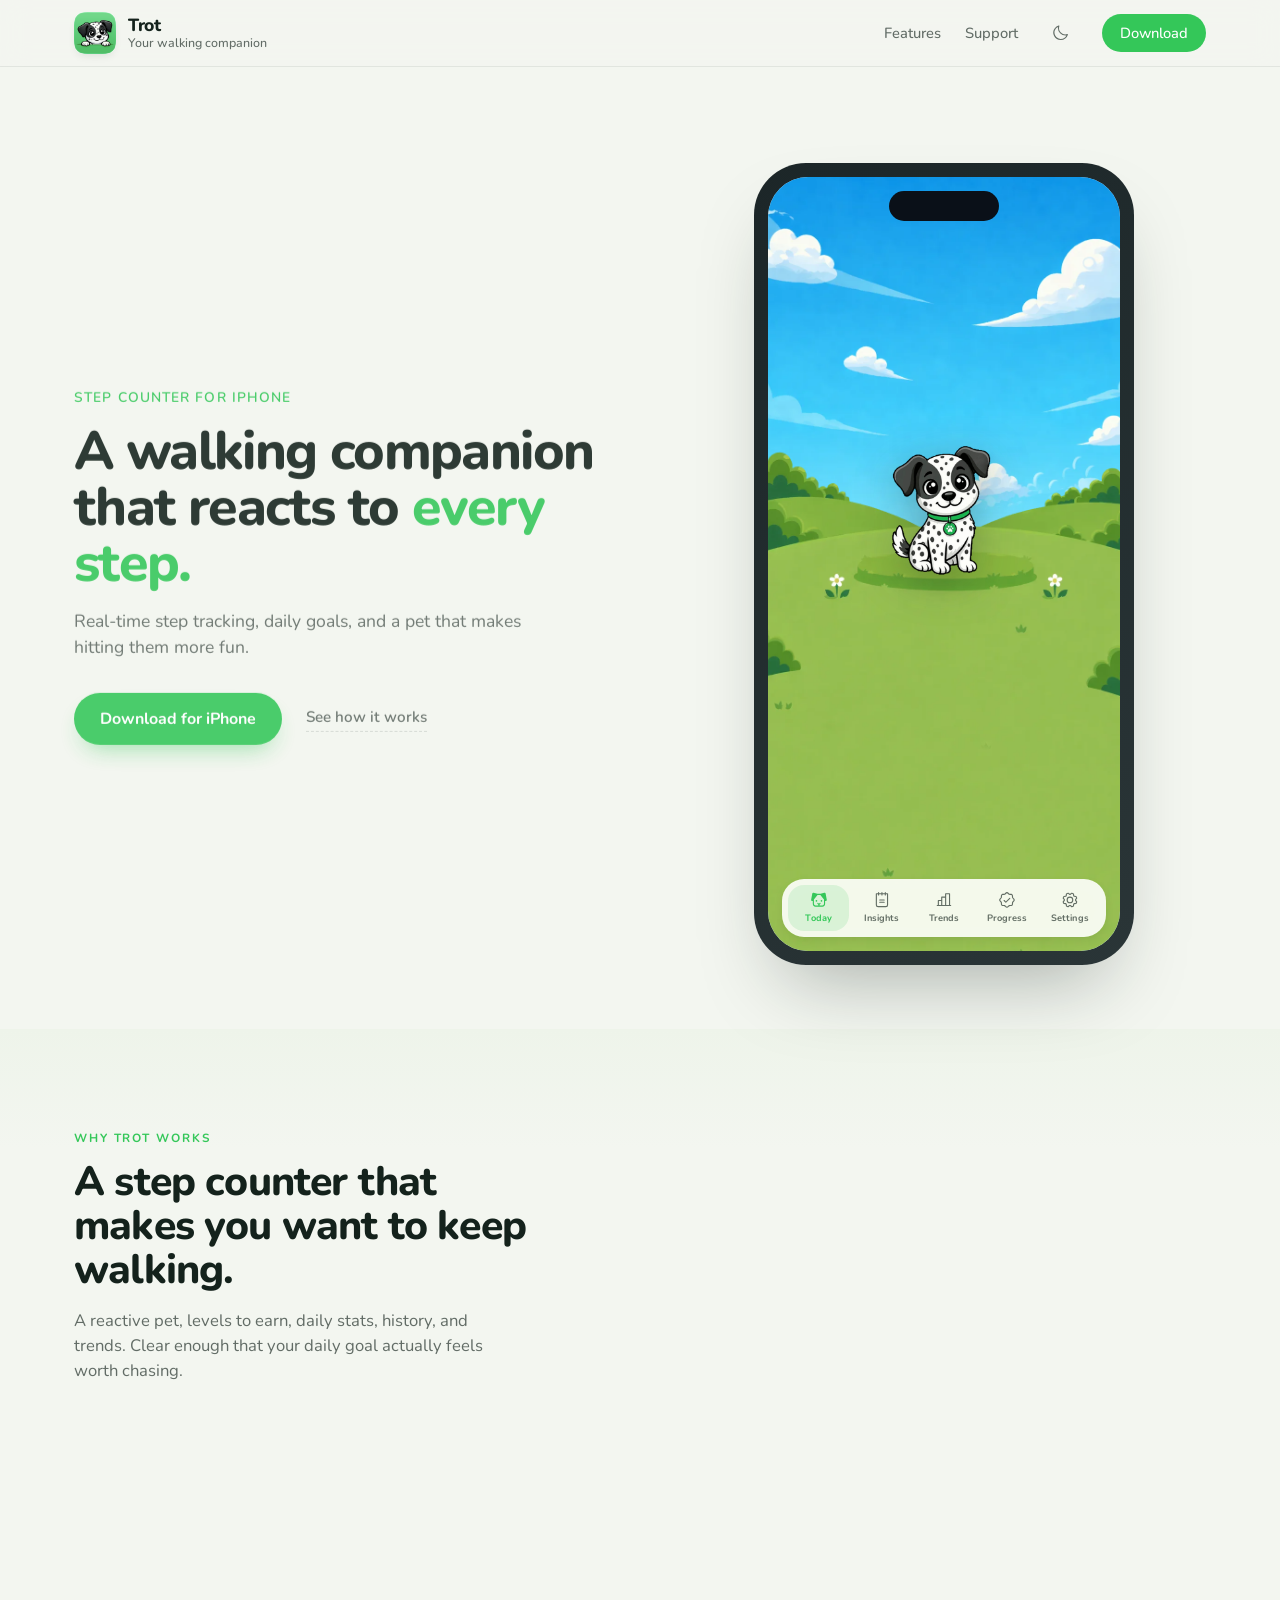
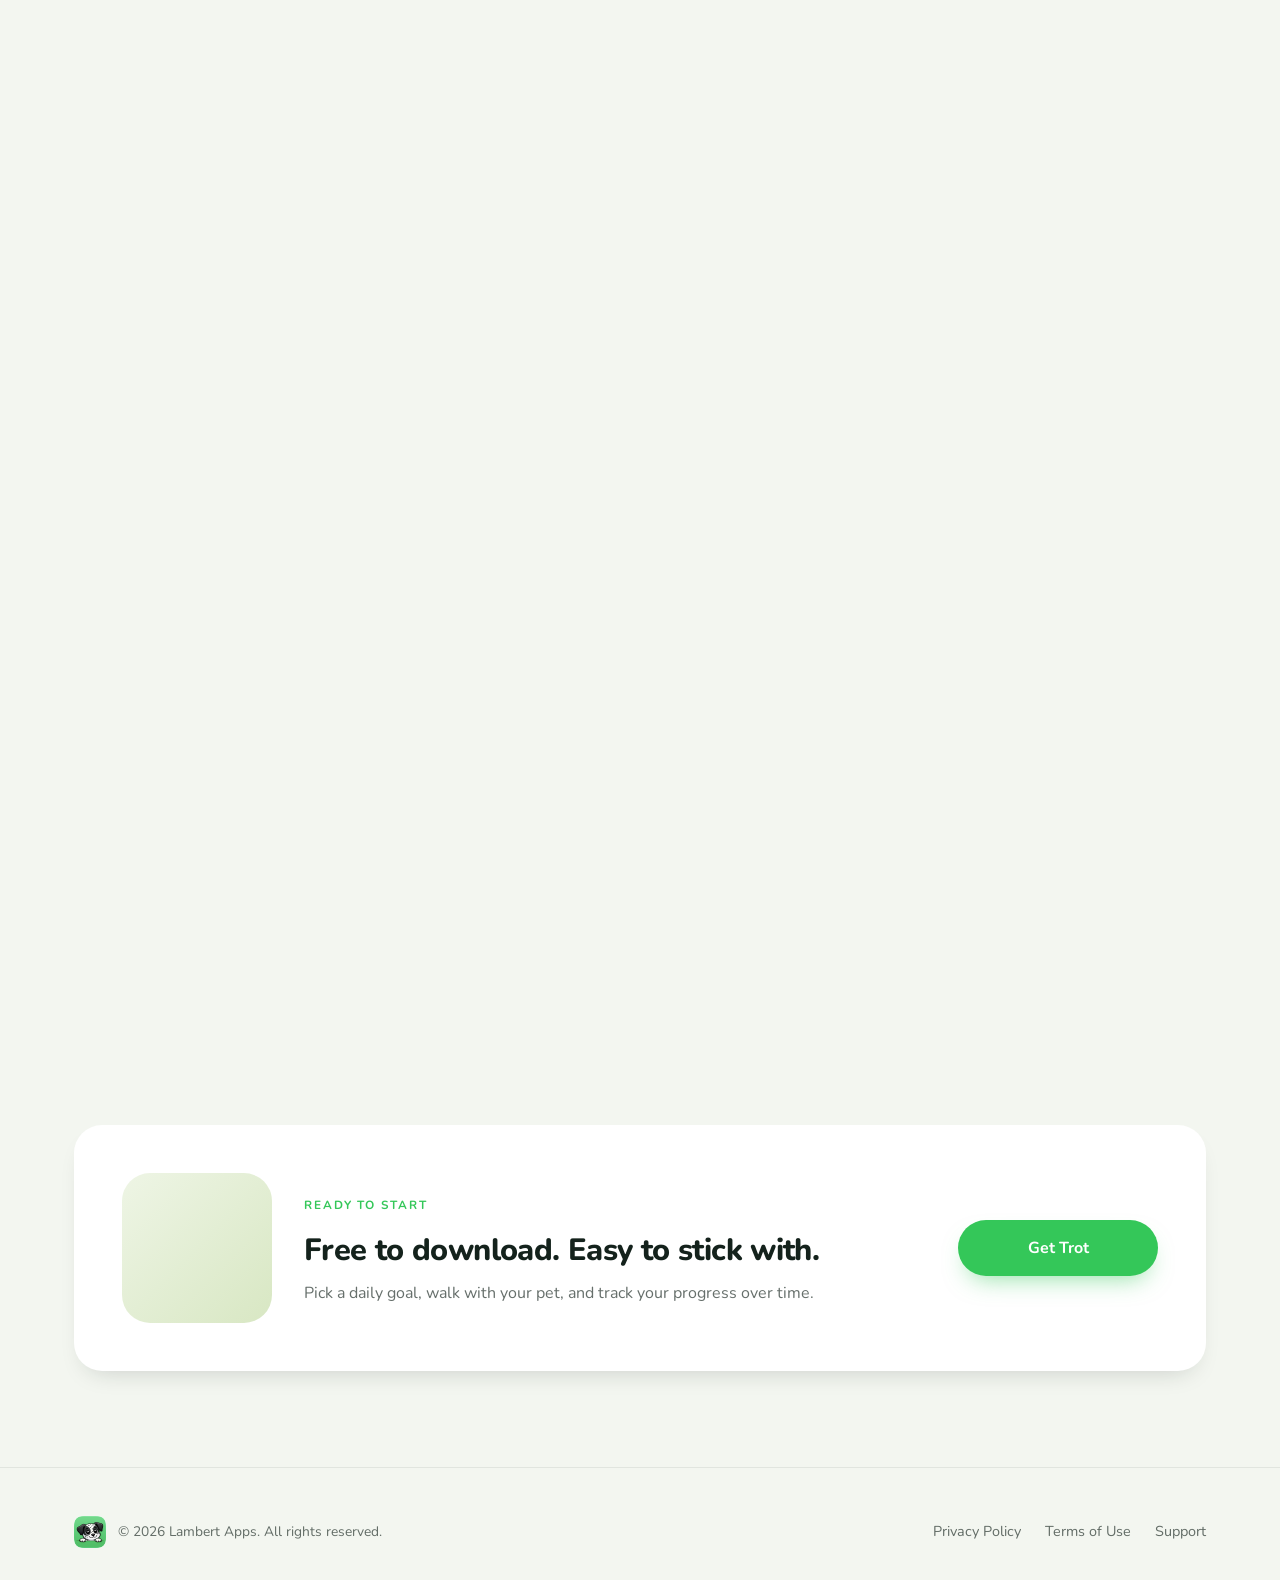
<file: index.html>
<!DOCTYPE html>
<html lang="en">
<head>
    <meta charset="utf-8">
    <meta name="viewport" content="width=device-width, initial-scale=1">
    <meta http-equiv="refresh" content="0; url=/trot/">
    <link rel="canonical" href="https://lambertapps.com/trot/">
    <title>Lambert Apps</title>
</head>
<body>
    <p>Redirecting to <a href="/trot/">Trot</a>.</p>
</body>
</html>
</file>
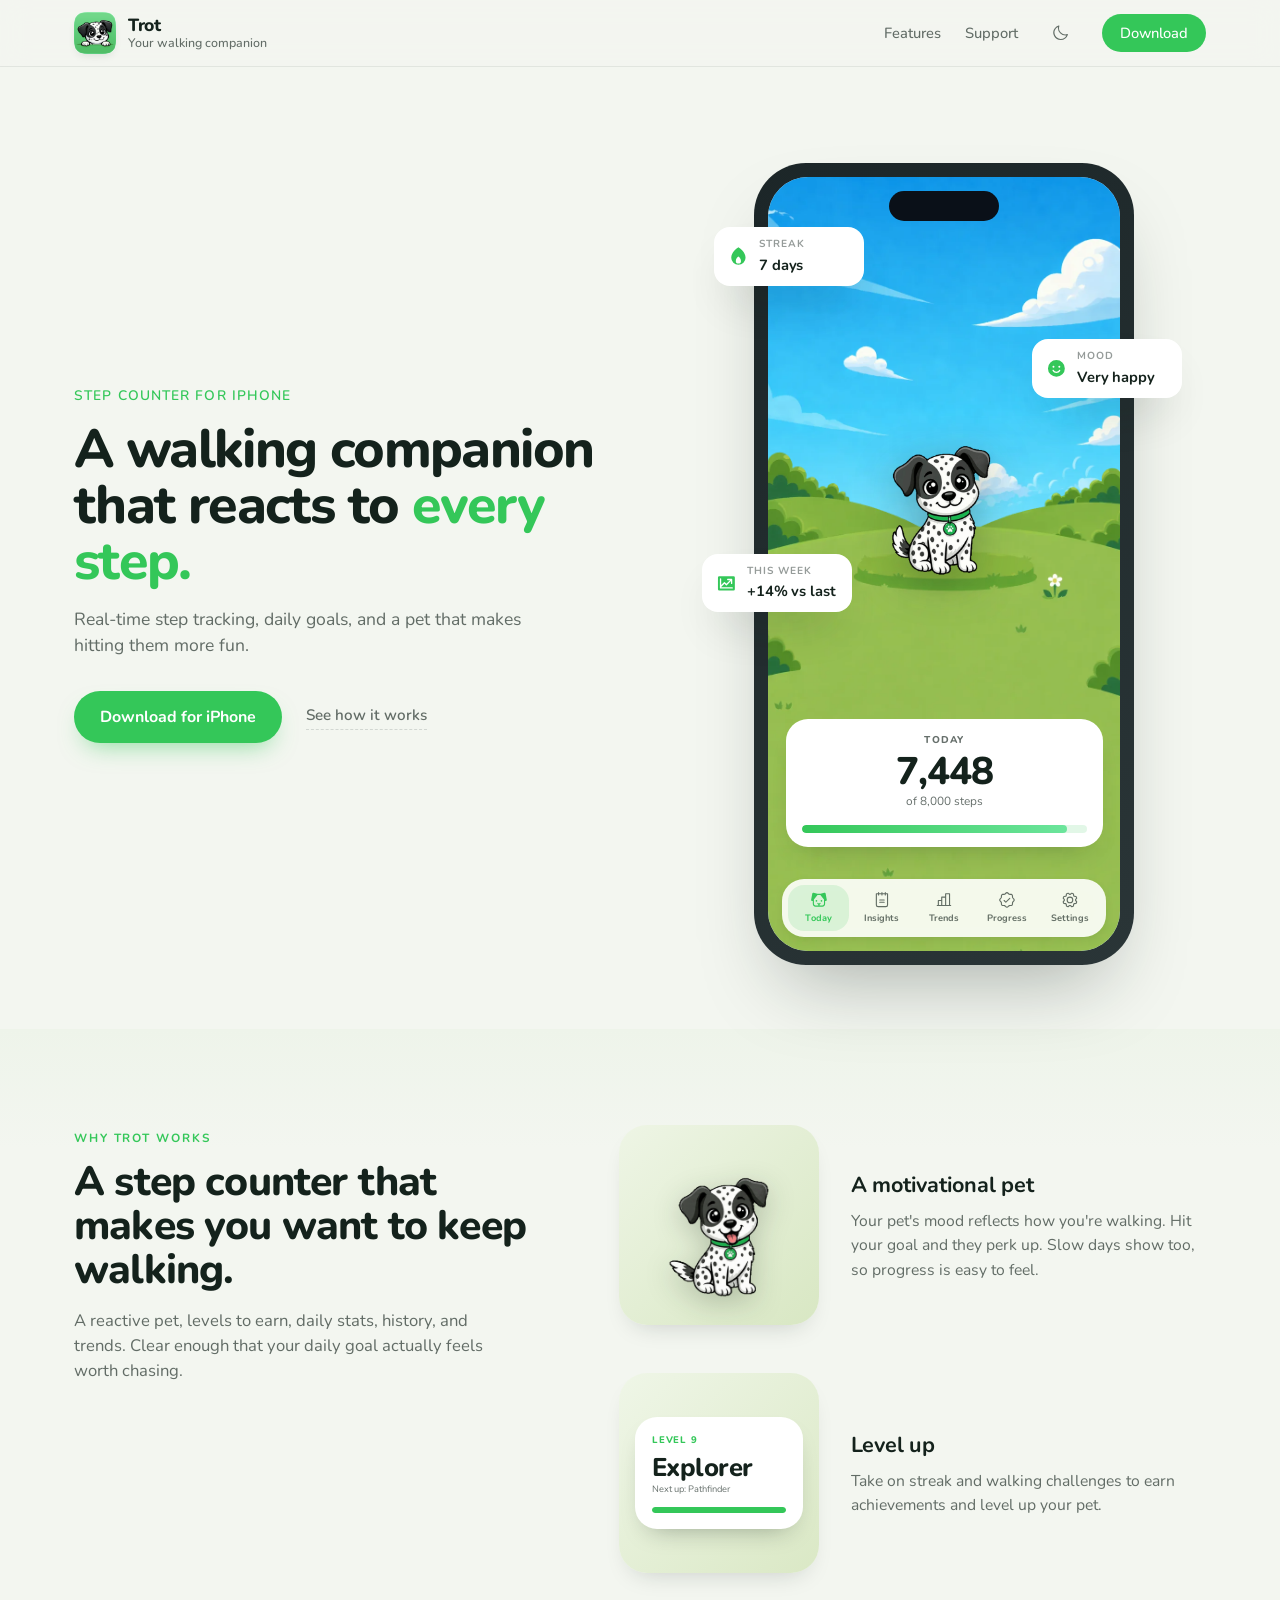
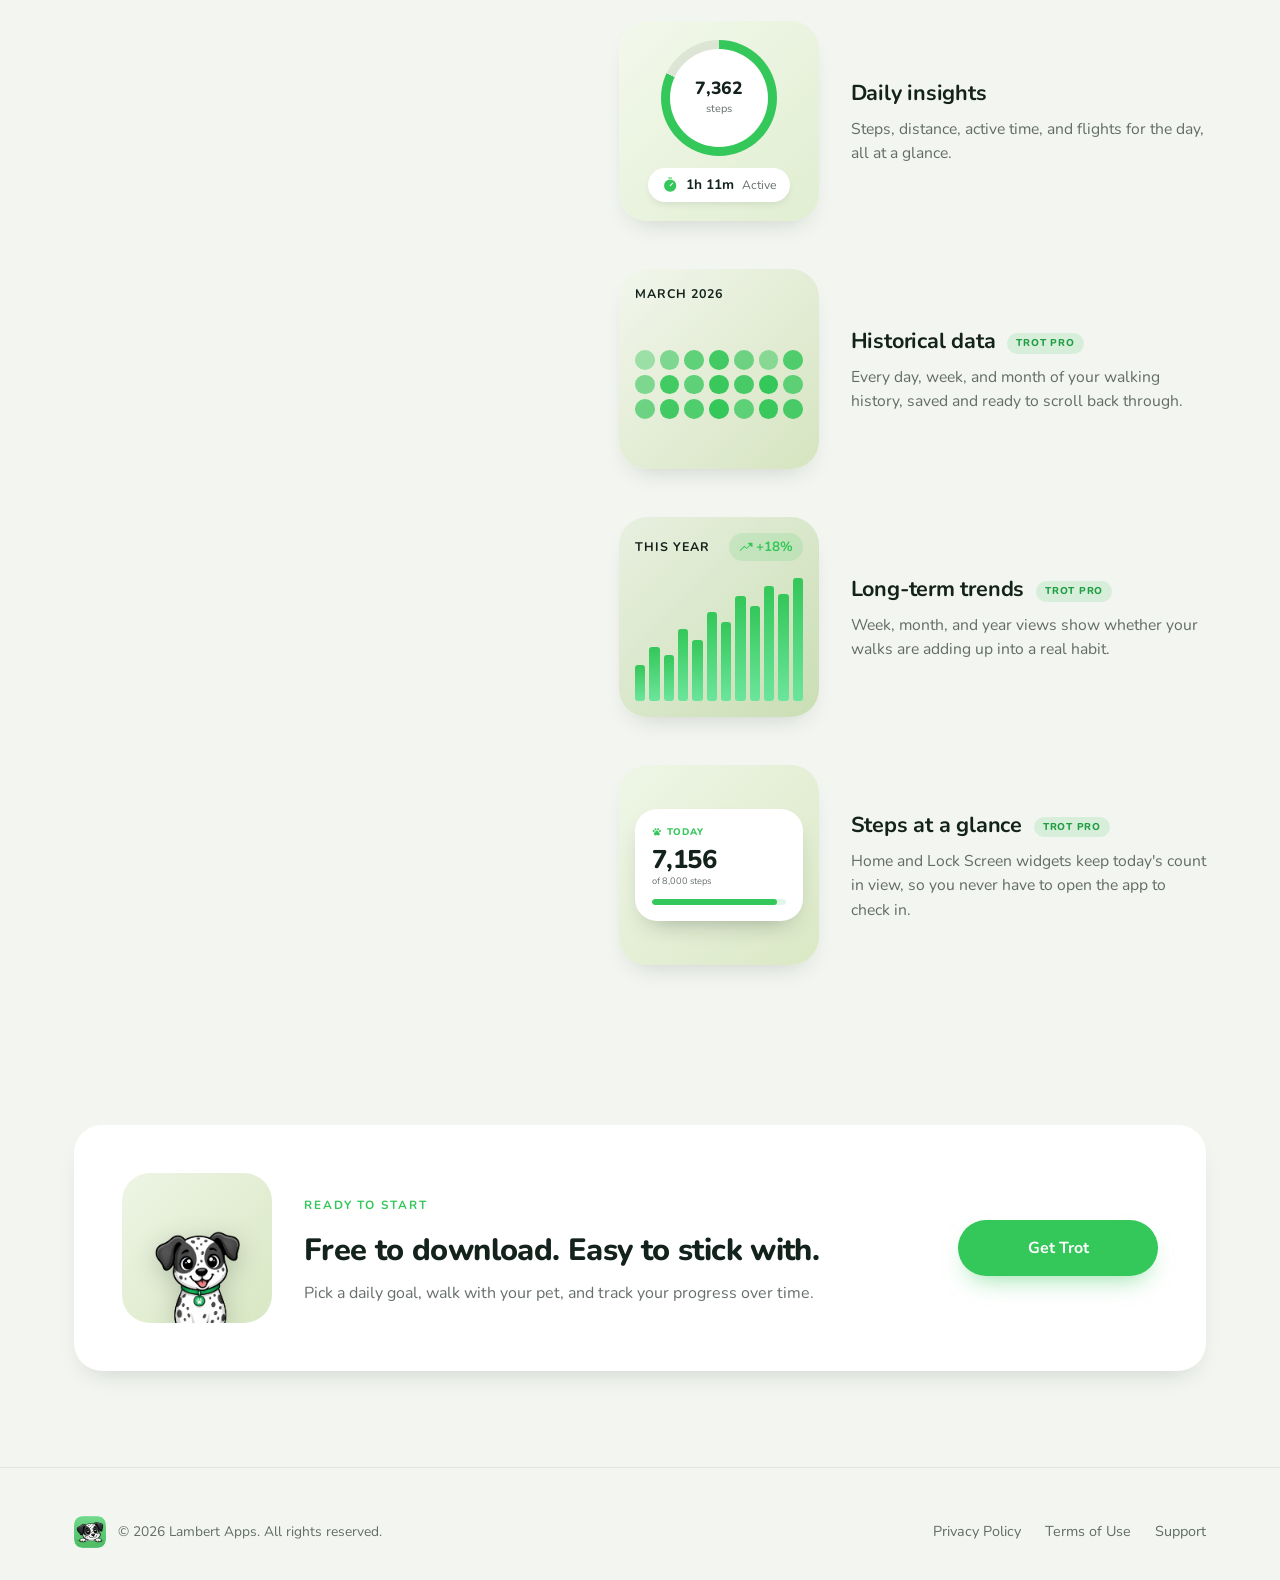
<file: trot/index.html>
<!DOCTYPE html>
<html lang="en">
<head>
    <meta charset="UTF-8">
    <meta name="viewport" content="width=device-width, initial-scale=1.0">
    <title>Trot | Walk More With a Step Counter Pet</title>
    <!-- meta / OG / JSON-LD descriptions surface "earn achievements" (1.2)
         so the leveling + achievements feature shows up in search + social. -->
    <meta name="description" content="Trot is a step counter pet for iPhone. Track steps in real time, hit daily goals, earn achievements, and watch your pet react as you walk.">
    <link rel="canonical" href="https://lambertapps.com/trot/">

    <!-- Favicon + iOS add-to-home title -->
    <link rel="icon" type="image/png" sizes="192x192" href="favicon.png">
    <link rel="icon" type="image/png" sizes="64x64" href="favicon-64.png">
    <link rel="apple-touch-icon" sizes="512x512" href="favicon-512.png">
    <meta name="apple-mobile-web-app-title" content="Trot">
    <meta name="theme-color" content="#34C759" media="(prefers-color-scheme: light)">
    <meta name="theme-color" content="#0F1512" media="(prefers-color-scheme: dark)">

    <!-- Open Graph / social -->
    <meta property="og:type" content="website">
    <meta property="og:url" content="https://lambertapps.com/trot/">
    <meta property="og:title" content="Trot - Walk More With a Step Counter Pet">
    <meta property="og:description" content="A step counter with a reactive pet. Track your daily walks, build streaks, earn achievements, and watch your trends grow.">
    <meta property="og:image" content="https://lambertapps.com/trot/app-icon.png">
    <meta name="twitter:card" content="summary_large_image">
    <meta name="twitter:title" content="Trot - Walk More With a Step Counter Pet">
    <meta name="twitter:description" content="A step counter with a reactive pet. Track your daily walks, build streaks, earn achievements, and watch your trends grow.">
    <meta name="twitter:image" content="https://lambertapps.com/trot/app-icon.png">

    <!-- Fonts - Nunito as non-Apple fallback for SF Pro Rounded.
         On Apple devices `ui-rounded` in the CSS resolves to SF Pro Rounded
         natively, so Nunito only downloads on non-Apple clients. -->
    <link rel="preconnect" href="https://fonts.googleapis.com">
    <link rel="preconnect" href="https://fonts.gstatic.com" crossorigin>
    <link rel="stylesheet" href="https://fonts.googleapis.com/css2?family=Nunito:wght@400;500;600;700;800&display=swap">

    <!-- Icons are inlined as SVGs (Phosphor set, the same library the app
         uses) so no third-party icon font blocks rendering. -->
    <link rel="stylesheet" href="styles.css">

    <!-- JSON-LD - surfaces app info on Google rich results + search cards -->
    <script type="application/ld+json">
    {
        "@context": "https://schema.org",
        "@type": "MobileApplication",
        "name": "Trot",
        "description": "Trot is a step counter pet for iPhone. Track steps in real time, hit daily goals, earn achievements, and watch your pet react as you walk.",
        "applicationCategory": "HealthApplication",
        "operatingSystem": "iOS",
        "url": "https://lambertapps.com/trot/",
        "downloadUrl": "https://apps.apple.com/app/id6761860133",
        "installUrl": "https://apps.apple.com/app/id6761860133",
        "author": {
            "@type": "Organization",
            "name": "Lambert Apps",
            "url": "https://lambertapps.com/"
        },
        "offers": [
            {
                "@type": "Offer",
                "name": "Free",
                "price": "0",
                "priceCurrency": "USD"
            },
            {
                "@type": "Offer",
                "name": "Trot Pro Annual",
                "price": "19.99",
                "priceCurrency": "USD",
                "priceSpecification": {
                    "@type": "UnitPriceSpecification",
                    "price": "19.99",
                    "priceCurrency": "USD",
                    "referenceQuantity": {
                        "@type": "QuantitativeValue",
                        "value": 1,
                        "unitCode": "ANN"
                    }
                }
            },
            {
                "@type": "Offer",
                "name": "Trot Pro Monthly",
                "price": "2.99",
                "priceCurrency": "USD",
                "priceSpecification": {
                    "@type": "UnitPriceSpecification",
                    "price": "2.99",
                    "priceCurrency": "USD",
                    "referenceQuantity": {
                        "@type": "QuantitativeValue",
                        "value": 1,
                        "unitCode": "MON"
                    }
                }
            }
        ]
    }
    </script>
    <script src="theme.js"></script>
</head>
<body class="landing-page">
    <a href="#main" class="skip-link">Skip to main content</a>
    <header class="site-header">
        <nav class="site-nav container" aria-label="Primary">
            <a href="./" class="brand-link" aria-label="Trot home">
                <img src="app-icon.png" alt="Trot app icon" width="42" height="42">
                <span class="brand-copy">
                    <span class="brand-name">Trot</span>
                    <span class="brand-tagline">Your walking companion</span>
                </span>
            </a>
            <div class="nav-links">
                <a href="#features">Features</a>
                <a href="support.html">Support</a>
                <button type="button" class="theme-toggle" aria-label="Toggle dark mode" data-theme-toggle>
                    <svg class="toggle-icon toggle-icon-moon" viewBox="0 0 256 256" aria-hidden="true"><path d="M233.54,142.23a8,8,0,0,0-8-2,88.08,88.08,0,0,1-109.8-109.8,8,8,0,0,0-10-10,104.84,104.84,0,0,0-52.91,37A104,104,0,0,0,136,224a103.09,103.09,0,0,0,62.52-20.88,104.84,104.84,0,0,0,37-52.91A8,8,0,0,0,233.54,142.23ZM188.9,190.34A88,88,0,0,1,65.66,67.11a89,89,0,0,1,31.4-26A106,106,0,0,0,96,56,104.11,104.11,0,0,0,200,160a106,106,0,0,0,14.92-1.06A89,89,0,0,1,188.9,190.34Z"/></svg>
                    <svg class="toggle-icon toggle-icon-sun" viewBox="0 0 256 256" aria-hidden="true"><path d="M120,40V16a8,8,0,0,1,16,0V40a8,8,0,0,1-16,0Zm72,88a64,64,0,1,1-64-64A64.07,64.07,0,0,1,192,128Zm-16,0a48,48,0,1,0-48,48A48.05,48.05,0,0,0,176,128ZM58.34,69.66A8,8,0,0,0,69.66,58.34l-16-16A8,8,0,0,0,42.34,53.66Zm0,116.68-16,16a8,8,0,0,0,11.32,11.32l16-16a8,8,0,0,0-11.32-11.32ZM192,72a8,8,0,0,0,5.66-2.34l16-16a8,8,0,0,0-11.32-11.32l-16,16A8,8,0,0,0,192,72Zm5.66,114.34a8,8,0,0,0-11.32,11.32l16,16a8,8,0,0,0,11.32-11.32ZM48,128a8,8,0,0,0-8-8H16a8,8,0,0,0,0,16H40A8,8,0,0,0,48,128Zm80,80a8,8,0,0,0-8,8v24a8,8,0,0,0,16,0V216A8,8,0,0,0,128,208Zm112-88H216a8,8,0,0,0,0,16h24a8,8,0,0,0,0-16Z"/></svg>
                </button>
                <a href="https://apps.apple.com/app/id6761860133" class="button-link">Download</a>
            </div>
        </nav>
    </header>

    <main id="main">
        <section class="hero">
            <div class="container hero-grid">
                <div class="hero-copy">
                    <div class="hero-kicker">Step counter for iPhone</div>
                    <h1 class="hero-title">A walking companion that reacts to <span class="accent-text">every step.</span></h1>
                    <p>Real-time step tracking, daily goals, and a pet that makes hitting them more fun.</p>

                    <div class="hero-actions" id="download">
                        <a href="https://apps.apple.com/app/id6761860133" class="primary-button">Download for iPhone</a>
                        <a href="#features" class="secondary-link">See how it works</a>
                    </div>
                </div>

                <div class="hero-stage" aria-hidden="true">
                    <!-- Floating feature badges - give the phone a sense of
                         depth and call out what makes Trot worth downloading. -->
                    <div class="feature-chip chip-streak">
                        <i class="icon" aria-hidden="true"><svg viewBox="0 0 256 256"><path d="M173.79,51.48a221.25,221.25,0,0,0-41.67-34.34,8,8,0,0,0-8.24,0A221.25,221.25,0,0,0,82.21,51.48C54.59,80.48,40,112.47,40,144a88,88,0,0,0,176,0C216,112.47,201.41,80.48,173.79,51.48ZM96,184c0-27.67,22.53-47.28,32-54.3,9.48,7,32,26.63,32,54.3a32,32,0,0,1-64,0Z"/></svg></i>
                        <div>
                            <small>Streak</small>
                            <strong>7 days</strong>
                        </div>
                    </div>

                    <div class="feature-chip chip-mood">
                        <i class="icon" aria-hidden="true"><svg viewBox="0 0 256 256"><path d="M128,24A104,104,0,1,0,232,128,104.11,104.11,0,0,0,128,24ZM92,96a12,12,0,1,1-12,12A12,12,0,0,1,92,96Zm82.92,60c-10.29,17.79-27.39,28-46.92,28s-36.63-10.2-46.92-28a8,8,0,1,1,13.84-8c7.47,12.91,19.21,20,33.08,20s25.61-7.1,33.08-20a8,8,0,1,1,13.84,8ZM164,120a12,12,0,1,1,12-12A12,12,0,0,1,164,120Z"/></svg></i>
                        <div>
                            <small>Mood</small>
                            <strong>Very happy</strong>
                        </div>
                    </div>

                    <div class="feature-chip chip-trends">
                        <i class="icon" aria-hidden="true"><svg viewBox="0 0 256 256"><path d="M216,40H40A16,16,0,0,0,24,56V200a16,16,0,0,0,16,16H216a16,16,0,0,0,16-16V56A16,16,0,0,0,216,40ZM200,192H56a8,8,0,0,1-8-8V72a8,8,0,0,1,16,0v76.69l34.34-34.35a8,8,0,0,1,11.32,0L128,132.69,172.69,88H144a8,8,0,0,1,0-16h48a8,8,0,0,1,8,8v48a8,8,0,0,1-16,0V99.31l-50.34,50.35a8,8,0,0,1-11.32,0L104,131.31l-40,40V176H200a8,8,0,0,1,0,16Z"/></svg></i>
                        <div>
                            <small>This week</small>
                            <strong>+14% vs last</strong>
                        </div>
                    </div>

                    <div class="device-frame">
                        <div class="device-screen">
                            <div class="scene-layers" data-scene="day">
                                <img class="scene-sky" src="assets/day-sky.webp" alt="">
                                <img class="scene-foreground" src="assets/day-foreground.webp" alt="">
                            </div>

                            <div class="device-notch"></div>

                            <img class="device-mascot" src="assets/mascot.webp" alt="">

                            <div class="device-panel">
                                <div class="device-eyebrow">Today</div>
                                <div class="device-score">
                                    <strong data-count-to="7448">0</strong>
                                    <span>of 8,000 steps</span>
                                </div>
                                <div class="device-progress" aria-hidden="true">
                                    <span style="--p: 93%;"></span>
                                </div>
                            </div>

                            <div class="device-dock">
                                <div class="dock-tabs" aria-hidden="true">
                                    <span class="dock-tab is-selected">
                                        <i class="icon"><svg viewBox="0 0 256 256"><path d="M239.71,125l-16.42-88a16,16,0,0,0-19.61-12.58l-.31.09L150.85,40h-45.7L52.63,24.56l-.31-.09A16,16,0,0,0,32.71,37.05L16.29,125a15.77,15.77,0,0,0,9.12,17.52A16.26,16.26,0,0,0,32.12,144,15.48,15.48,0,0,0,40,141.84V184a40,40,0,0,0,40,40h96a40,40,0,0,0,40-40V141.85a15.5,15.5,0,0,0,7.87,2.16,16.31,16.31,0,0,0,6.72-1.47A15.77,15.77,0,0,0,239.71,125ZM176,208H136V195.31l13.66-13.65a8,8,0,0,0-11.32-11.32L128,180.69l-10.34-10.35a8,8,0,0,0-11.32,11.32L120,195.31V208H80a24,24,0,0,1-24-24V123.11L107.93,56h40.14L200,123.11V184A24,24,0,0,1,176,208Zm-72-68a12,12,0,1,1-12-12A12,12,0,0,1,104,140Zm72,0a12,12,0,1,1-12-12A12,12,0,0,1,176,140Z"/></svg></i>
                                        <small>Today</small>
                                    </span>
                                    <span class="dock-tab">
                                        <i class="icon"><svg viewBox="0 0 256 256"><path d="M168,128a8,8,0,0,1-8,8H96a8,8,0,0,1,0-16h64A8,8,0,0,1,168,128Zm-8,24H96a8,8,0,0,0,0,16h64a8,8,0,0,0,0-16ZM216,40V200a32,32,0,0,1-32,32H72a32,32,0,0,1-32-32V40a8,8,0,0,1,8-8H72V24a8,8,0,0,1,16,0v8h32V24a8,8,0,0,1,16,0v8h32V24a8,8,0,0,1,16,0v8h24A8,8,0,0,1,216,40Zm-16,8H184v8a8,8,0,0,1-16,0V48H136v8a8,8,0,0,1-16,0V48H88v8a8,8,0,0,1-16,0V48H56V200a16,16,0,0,0,16,16H184a16,16,0,0,0,16-16Z"/></svg></i>
                                        <small>Insights</small>
                                    </span>
                                    <span class="dock-tab">
                                        <i class="icon"><svg viewBox="0 0 256 256"><path d="M224,200h-8V40a8,8,0,0,0-8-8H152a8,8,0,0,0-8,8V80H96a8,8,0,0,0-8,8v40H48a8,8,0,0,0-8,8v64H32a8,8,0,0,0,0,16H224a8,8,0,0,0,0-16ZM160,48h40V200H160ZM104,96h40V200H104ZM56,144H88v56H56Z"/></svg></i>
                                        <small>Trends</small>
                                    </span>
                                    <span class="dock-tab">
                                        <i class="icon"><svg viewBox="0 0 256 256"><path d="M225.86,102.82c-3.77-3.94-7.67-8-9.14-11.57-1.36-3.27-1.44-8.69-1.52-13.94-.15-9.76-.31-20.82-8-28.51s-18.75-7.85-28.51-8c-5.25-.08-10.67-.16-13.94-1.52-3.56-1.47-7.63-5.37-11.57-9.14C146.28,23.51,138.44,16,128,16s-18.27,7.51-25.18,14.14c-3.94,3.77-8,7.67-11.57,9.14C88,40.64,82.56,40.72,77.31,40.8c-9.76.15-20.82.31-28.51,8S41,67.55,40.8,77.31c-.08,5.25-.16,10.67-1.52,13.94-1.47,3.56-5.37,7.63-9.14,11.57C23.51,109.72,16,117.56,16,128s7.51,18.27,14.14,25.18c3.77,3.94,7.67,8,9.14,11.57,1.36,3.27,1.44,8.69,1.52,13.94.15,9.76.31,20.82,8,28.51s18.75,7.85,28.51,8c5.25.08,10.67.16,13.94,1.52,3.56,1.47,7.63,5.37,11.57,9.14C109.72,232.49,117.56,240,128,240s18.27-7.51,25.18-14.14c3.94-3.77,8-7.67,11.57-9.14,3.27-1.36,8.69-1.44,13.94-1.52,9.76-.15,20.82-.31,28.51-8s7.85-18.75,8-28.51c.08-5.25.16-10.67,1.52-13.94,1.47-3.56,5.37-7.63,9.14-11.57C232.49,146.28,240,138.44,240,128S232.49,109.73,225.86,102.82Zm-11.55,39.29c-4.79,5-9.75,10.17-12.38,16.52-2.52,6.1-2.63,13.07-2.73,19.82-.1,7-.21,14.33-3.32,17.43s-10.39,3.22-17.43,3.32c-6.75.1-13.72.21-19.82,2.73-6.35,2.63-11.52,7.59-16.52,12.38S132,224,128,224s-9.15-4.92-14.11-9.69-10.17-9.75-16.52-12.38c-6.1-2.52-13.07-2.63-19.82-2.73-7-.1-14.33-.21-17.43-3.32s-3.22-10.39-3.32-17.43c-.1-6.75-.21-13.72-2.73-19.82-2.63-6.35-7.59-11.52-12.38-16.52S32,132,32,128s4.92-9.15,9.69-14.11,9.75-10.17,12.38-16.52c2.52-6.1,2.63-13.07,2.73-19.82.1-7,.21-14.33,3.32-17.43S70.51,56.9,77.55,56.8c6.75-.1,13.72-.21,19.82-2.73,6.35-2.63,11.52-7.59,16.52-12.38S124,32,128,32s9.15,4.92,14.11,9.69,10.17,9.75,16.52,12.38c6.1,2.52,13.07,2.63,19.82,2.73,7,.1,14.33.21,17.43,3.32s3.22,10.39,3.32,17.43c.1,6.75.21,13.72,2.73,19.82,2.63,6.35,7.59,11.52,12.38,16.52S224,124,224,128,219.08,137.15,214.31,142.11ZM173.66,98.34a8,8,0,0,1,0,11.32l-56,56a8,8,0,0,1-11.32,0l-24-24a8,8,0,0,1,11.32-11.32L112,148.69l50.34-50.35A8,8,0,0,1,173.66,98.34Z"/></svg></i>
                                        <small>Progress</small>
                                    </span>
                                    <span class="dock-tab">
                                        <i class="icon"><svg viewBox="0 0 256 256"><path d="M128,80a48,48,0,1,0,48,48A48.05,48.05,0,0,0,128,80Zm0,80a32,32,0,1,1,32-32A32,32,0,0,1,128,160Zm88-29.84q.06-2.16,0-4.32l14.92-18.64a8,8,0,0,0,1.48-7.06,107.21,107.21,0,0,0-10.88-26.25,8,8,0,0,0-6-3.93l-23.72-2.64q-1.48-1.56-3-3L186,40.54a8,8,0,0,0-3.94-6,107.71,107.71,0,0,0-26.25-10.87,8,8,0,0,0-7.06,1.49L130.16,40Q128,40,125.84,40L107.2,25.11a8,8,0,0,0-7.06-1.48A107.6,107.6,0,0,0,73.89,34.51a8,8,0,0,0-3.93,6L67.32,64.27q-1.56,1.49-3,3L40.54,70a8,8,0,0,0-6,3.94,107.71,107.71,0,0,0-10.87,26.25,8,8,0,0,0,1.49,7.06L40,125.84Q40,128,40,130.16L25.11,148.8a8,8,0,0,0-1.48,7.06,107.21,107.21,0,0,0,10.88,26.25,8,8,0,0,0,6,3.93l23.72,2.64q1.49,1.56,3,3L70,215.46a8,8,0,0,0,3.94,6,107.71,107.71,0,0,0,26.25,10.87,8,8,0,0,0,7.06-1.49L125.84,216q2.16.06,4.32,0l18.64,14.92a8,8,0,0,0,7.06,1.48,107.21,107.21,0,0,0,26.25-10.88,8,8,0,0,0,3.93-6l2.64-23.72q1.56-1.48,3-3L215.46,186a8,8,0,0,0,6-3.94,107.71,107.71,0,0,0,10.87-26.25,8,8,0,0,0-1.49-7.06Zm-16.1-6.5a73.93,73.93,0,0,1,0,8.68,8,8,0,0,0,1.74,5.48l14.19,17.73a91.57,91.57,0,0,1-6.23,15L187,173.11a8,8,0,0,0-5.1,2.64,74.11,74.11,0,0,1-6.14,6.14,8,8,0,0,0-2.64,5.1l-2.51,22.58a91.32,91.32,0,0,1-15,6.23l-17.74-14.19a8,8,0,0,0-5-1.75h-.48a73.93,73.93,0,0,1-8.68,0,8,8,0,0,0-5.48,1.74L100.45,215.8a91.57,91.57,0,0,1-15-6.23L82.89,187a8,8,0,0,0-2.64-5.1,74.11,74.11,0,0,1-6.14-6.14,8,8,0,0,0-5.1-2.64L46.43,170.6a91.32,91.32,0,0,1-6.23-15l14.19-17.74a8,8,0,0,0,1.74-5.48,73.93,73.93,0,0,1,0-8.68,8,8,0,0,0-1.74-5.48L40.2,100.45a91.57,91.57,0,0,1,6.23-15L69,82.89a8,8,0,0,0,5.1-2.64,74.11,74.11,0,0,1,6.14-6.14A8,8,0,0,0,82.89,69L85.4,46.43a91.32,91.32,0,0,1,15-6.23l17.74,14.19a8,8,0,0,0,5.48,1.74,73.93,73.93,0,0,1,8.68,0,8,8,0,0,0,5.48-1.74L155.55,40.2a91.57,91.57,0,0,1,15,6.23L173.11,69a8,8,0,0,0,2.64,5.1,74.11,74.11,0,0,1,6.14,6.14,8,8,0,0,0,5.1,2.64l22.58,2.51a91.32,91.32,0,0,1,6.23,15l-14.19,17.74A8,8,0,0,0,199.87,123.66Z"/></svg></i>
                                        <small>Settings</small>
                                    </span>
                                </div>
                            </div>
                        </div>
                    </div>
                </div>
            </div>
        </section>

        <section class="feature-band" id="features">
            <div class="container feature-grid">
                <div class="feature-intro">
                    <div class="section-label">Why Trot works</div>
                    <h2>A step counter that makes you want to keep walking.</h2>
                    <p>A reactive pet, levels to earn, daily stats, history, and trends. Clear enough that your daily goal actually feels worth chasing.</p>
                </div>

                <div class="feature-list">
                    <article class="feature-item">
                        <div class="feature-mockup feature-mockup-pet">
                            <img src="assets/mood-happy.webp" alt="" loading="lazy" decoding="async">
                        </div>
                        <div class="feature-content">
                            <h3>A motivational pet</h3>
                            <p>Your pet's mood reflects how you're walking. Hit your goal and they perk up. Slow days show too, so progress is easy to feel.</p>
                        </div>
                    </article>

                    <!-- Progress / achievements feature card (1.2). Placed second,
                         right after the mascot, so the leveling hook lands early.
                         The mockup reuses the widget-card / widget-bar primitives as
                         a level card. On scroll-in it plays a one-shot "level up":
                         the bar fills to the top, then the pet crosses a threshold -
                         Level 9 "Explorer" becomes Level 10 "Pathfinder" and the bar
                         rolls over (driven by the JS block below, keyed off the
                         `data-level-*` hooks). No raw XP number - the app shows the
                         bar fraction only. No pro-chip on the headline by design:
                         leveling and the Everyday Habits pack are free, so a binary
                         Pro chip would misread. The free vs. Pro / one-time pack
                         split lives in the Support FAQ and Terms, not on this card.
                         Explorer -> Pathfinder is a real adjacent step on the app's
                         title ladder. -->
                    <article class="feature-item">
                        <div class="feature-mockup feature-mockup-widgets feature-mockup-level" aria-hidden="true">
                            <div class="widget-card">
                                <div class="widget-card-top">
                                    <span>Level <span data-level-num>9</span></span>
                                </div>
                                <strong data-level-title>Explorer</strong>
                                <small data-level-next>Next up: Pathfinder</small>
                                <div class="widget-bar" aria-hidden="true"><span data-level-bar style="--p: 70%;"></span></div>
                            </div>
                        </div>
                        <div class="feature-content">
                            <h3>Level up</h3>
                            <p>Take on streak and walking challenges to earn achievements and level up your pet.</p>
                        </div>
                    </article>

                    <article class="feature-item">
                        <div class="feature-mockup feature-mockup-insights" aria-hidden="true">
                            <div class="mini-ring">
                                <div class="mini-ring-inner">
                                    <strong data-mockup-count="7448" data-format="number">0</strong>
                                    <span>steps</span>
                                </div>
                            </div>
                            <div class="mini-stat">
                                <i class="icon"><svg viewBox="0 0 256 256"><path d="M128,40a96,96,0,1,0,96,96A96.11,96.11,0,0,0,128,40Zm45.66,61.66-40,40a8,8,0,0,1-11.32-11.32l40-40a8,8,0,0,1,11.32,11.32ZM96,16a8,8,0,0,1,8-8h48a8,8,0,0,1,0,16H104A8,8,0,0,1,96,16Z"/></svg></i>
                                <strong data-mockup-count="72" data-format="duration">0m</strong>
                                <span>Active</span>
                            </div>
                        </div>
                        <div class="feature-content">
                            <h3>Daily insights</h3>
                            <p>Steps, distance, active time, and flights for the day, all at a glance.</p>
                        </div>
                    </article>

                    <article class="feature-item">
                        <div class="feature-mockup feature-mockup-history" aria-hidden="true">
                            <div class="mini-calendar-label">March 2026</div>
                            <div class="mini-calendar">
                                <span style="--fill: 0.3;"></span>
                                <span style="--fill: 0.5;"></span>
                                <span style="--fill: 0.7;"></span>
                                <span style="--fill: 0.9;"></span>
                                <span style="--fill: 0.6;"></span>
                                <span style="--fill: 0.4;"></span>
                                <span style="--fill: 0.8;"></span>
                                <span style="--fill: 0.5;"></span>
                                <span style="--fill: 0.9;"></span>
                                <span style="--fill: 0.7;"></span>
                                <span style="--fill: 0.95;"></span>
                                <span style="--fill: 0.85;"></span>
                                <span style="--fill: 1;"></span>
                                <span style="--fill: 0.7;"></span>
                                <span style="--fill: 0.6;"></span>
                                <span style="--fill: 0.9;"></span>
                                <span style="--fill: 0.8;"></span>
                                <span style="--fill: 1;"></span>
                                <span style="--fill: 0.7;"></span>
                                <span style="--fill: 0.95;"></span>
                                <span style="--fill: 0.85;"></span>
                            </div>
                        </div>
                        <div class="feature-content">
                            <h3>Historical data <span class="pro-chip">Trot Pro</span></h3>
                            <p>Every day, week, and month of your walking history, saved and ready to scroll back through.</p>
                        </div>
                    </article>

                    <article class="feature-item">
                        <div class="feature-mockup feature-mockup-trends" aria-hidden="true">
                            <div class="mini-trend-label">
                                <span>This year</span>
                                <strong class="mini-trend-delta">
                                    <i class="icon"><svg viewBox="0 0 256 256"><path d="M240,56v64a8,8,0,0,1-13.66,5.66L200,99.31l-58.34,58.35a8,8,0,0,1-11.32,0L96,123.31,29.66,189.66a8,8,0,0,1-11.32-11.32l72-72a8,8,0,0,1,11.32,0L136,140.69,188.69,88,162.34,61.66A8,8,0,0,1,168,48h64A8,8,0,0,1,240,56Z"/></svg></i>
                                    +18%
                                </strong>
                            </div>
                            <div class="mini-bars">
                                <span style="--h: 28%;"></span>
                                <span style="--h: 42%;"></span>
                                <span style="--h: 36%;"></span>
                                <span style="--h: 56%;"></span>
                                <span style="--h: 48%;"></span>
                                <span style="--h: 70%;"></span>
                                <span style="--h: 62%;"></span>
                                <span style="--h: 82%;"></span>
                                <span style="--h: 74%;"></span>
                                <span style="--h: 90%;"></span>
                                <span style="--h: 84%;"></span>
                                <span style="--h: 96%;"></span>
                            </div>
                        </div>
                        <div class="feature-content">
                            <h3>Long-term trends <span class="pro-chip">Trot Pro</span></h3>
                            <p>Week, month, and year views show whether your walks are adding up into a real habit.</p>
                        </div>
                    </article>

                    <article class="feature-item">
                        <div class="feature-mockup feature-mockup-widgets" aria-hidden="true">
                            <div class="widget-card">
                                <div class="widget-card-top">
                                    <i class="icon"><svg viewBox="0 0 256 256"><path d="M240,108a28,28,0,1,1-28-28A28,28,0,0,1,240,108ZM72,108a28,28,0,1,0-28,28A28,28,0,0,0,72,108ZM92,88A28,28,0,1,0,64,60,28,28,0,0,0,92,88Zm72,0a28,28,0,1,0-28-28A28,28,0,0,0,164,88Zm23.12,60.86a35.3,35.3,0,0,1-16.87-21.14,44,44,0,0,0-84.5,0A35.25,35.25,0,0,1,69,148.82,40,40,0,0,0,88,224a39.48,39.48,0,0,0,15.52-3.13,64.09,64.09,0,0,1,48.87,0,40,40,0,0,0,34.73-72Z"/></svg></i>
                                    <span>Today</span>
                                </div>
                                <strong data-mockup-count="7448" data-format="number">0</strong>
                                <small>of 8,000 steps</small>
                                <div class="widget-bar" aria-hidden="true"><span style="--p: 93%;"></span></div>
                            </div>
                        </div>
                        <div class="feature-content">
                            <h3>Steps at a glance <span class="pro-chip">Trot Pro</span></h3>
                            <p>Home and Lock Screen widgets keep today's count in view, so you never have to open the app to check in.</p>
                        </div>
                    </article>
                </div>
            </div>
        </section>

        <section class="cta-band">
            <div class="container">
                <div class="cta-shell">
                    <div class="cta-mascot">
                        <img src="assets/mascot-no-paws.webp" alt="Trot mascot" loading="lazy" decoding="async">
                    </div>
                    <div class="cta-copy">
                        <div class="section-label">Ready to start</div>
                        <h2>Free to download. Easy to stick with.</h2>
                        <p>Pick a daily goal, walk with your pet, and track your progress over time.</p>
                    </div>
                    <a href="https://apps.apple.com/app/id6761860133" class="primary-button">Get Trot</a>
                </div>
            </div>
        </section>
    </main>

    <footer class="site-footer">
        <div class="container footer-grid">
            <div class="footer-copy">
                <img src="app-icon.png" alt="Trot app icon" width="32" height="32" loading="lazy" decoding="async">
                <span>&copy; 2026 Lambert Apps. All rights reserved.</span>
            </div>
            <div class="footer-links">
                <a href="privacy.html">Privacy Policy</a>
                <a href="terms.html">Terms of Use</a>
                <a href="support.html">Support</a>
            </div>
        </div>
    </footer>

    <script>
        // =====================================================
        // Trot landing - motion + micro-interactions
        // =====================================================
        (() => {
            const reduceMotion = window.matchMedia('(prefers-reduced-motion: reduce)').matches;

            // --- 1. Scroll-reveal for feature items ---
            const items = document.querySelectorAll('.feature-item');
            if (items.length) {
                if (reduceMotion || !('IntersectionObserver' in window)) {
                    items.forEach(item => item.classList.add('is-visible'));
                } else {
                    const observer = new IntersectionObserver((entries) => {
                        entries.forEach(entry => {
                            if (entry.isIntersecting) {
                                entry.target.classList.add('is-visible');
                                observer.unobserve(entry.target);
                            }
                        });
                    }, { threshold: 0.18, rootMargin: '0px 0px -40px 0px' });
                    items.forEach(item => observer.observe(item));
                }
            }

            // --- 2. Step count count-up on page load ---
            const countEl = document.querySelector('[data-count-to]');
            if (countEl) {
                const target = parseInt(countEl.dataset.countTo, 10);
                if (reduceMotion) {
                    countEl.textContent = target.toLocaleString();
                } else {
                    const duration = 1400; // ms
                    const startDelay = 450; // sync with card slide-in
                    const start = performance.now() + startDelay;
                    const tick = (now) => {
                        const elapsed = Math.max(0, now - start);
                        const t = Math.min(1, elapsed / duration);
                        // Ease-out cubic
                        const eased = 1 - Math.pow(1 - t, 3);
                        countEl.textContent = Math.round(target * eased).toLocaleString();
                        if (t < 1) requestAnimationFrame(tick);
                    };
                    requestAnimationFrame(tick);
                }
            }

            // --- 3. Live data tick - step count creeps up every ~6s ---
            // Pauses automatically when the hero scrolls out of view so we
            // don't burn CPU/battery updating elements no one is looking at.
            if (!reduceMotion && countEl) {
                const hero = document.querySelector('.hero');
                // Stop just shy of the 8,000 goal so the frozen progress bar
                // and "of 8,000 steps" caption stay honest on long visits.
                const STEP_CAP = 7995;
                let liveStep = parseInt(countEl.dataset.countTo, 10);
                let intervalId = null;
                let tickingAllowed = false;   // flipped after initial delay
                let heroVisible = true;       // default true; observer overrides

                const tick = () => {
                    if (liveStep >= STEP_CAP) return;
                    liveStep = Math.min(STEP_CAP, liveStep + Math.floor(Math.random() * 4) + 1);
                    countEl.textContent = liveStep.toLocaleString();
                };

                const startInterval = () => {
                    if (!intervalId && tickingAllowed && heroVisible) {
                        intervalId = setInterval(tick, 5500 + Math.random() * 1500);
                    }
                };
                const stopInterval = () => {
                    if (intervalId) { clearInterval(intervalId); intervalId = null; }
                };

                // Hold off ticking until the entry animations settle.
                setTimeout(() => { tickingAllowed = true; startInterval(); }, 3000);

                // Pause when the hero leaves the viewport.
                if (hero && 'IntersectionObserver' in window) {
                    new IntersectionObserver((entries) => {
                        entries.forEach(entry => {
                            heroVisible = entry.isIntersecting;
                            if (heroVisible) startInterval();
                            else stopInterval();
                        });
                    }, { threshold: 0 }).observe(hero);
                }
            }

            // --- 4. Mouse parallax on the phone ---
            // Tilts the whole device frame slightly, AND shifts each scene
            // layer at a different rate so the illusion of depth reads:
            // sky drifts the least, foreground more, mascot most.
            const heroStage = document.querySelector('.hero-stage');
            const deviceFrame = document.querySelector('.device-frame');
            const sky = document.querySelector('.scene-sky');
            const fg = document.querySelector('.scene-foreground');
            const mascot = document.querySelector('.device-mascot');
            if (!reduceMotion && heroStage && deviceFrame && matchMedia('(hover: hover)').matches) {
                const MAX_TILT = 1.25;  // degrees - 25% of previous, subtle pitch
                const SKY_MAX = 2.5;    // px - farthest layer, moves least
                const FG_MAX  = 6;      // px - middle layer (grass)
                const MASCOT_MAX = FG_MAX; // Mascot locks to foreground so
                                           // the dog stays planted on the grass
                                           // as the scene parallaxes.
                let rafId = null;
                let pendingX = 0, pendingY = 0;

                const apply = () => {
                    // Device frame - only x-axis tilt (pitch up/down) from
                    // vertical mouse position - no y-axis tilt (no side sway).
                    deviceFrame.style.setProperty('--phone-tilt-x', `${-pendingY * MAX_TILT}deg`);

                    // Scene layers - shift ONLY on the y-axis - nearer
                    // layers slide more than farther ones.
                    if (sky) {
                        sky.style.setProperty('--sky-py', `${-pendingY * SKY_MAX}px`);
                    }
                    if (fg) {
                        fg.style.setProperty('--fg-py', `${-pendingY * FG_MAX}px`);
                    }
                    if (mascot) {
                        mascot.style.setProperty('--mascot-py', `${-pendingY * MASCOT_MAX}px`);
                    }

                    rafId = null;
                };

                heroStage.addEventListener('mousemove', (e) => {
                    const rect = heroStage.getBoundingClientRect();
                    pendingX = ((e.clientX - rect.left) / rect.width) - 0.5;  // -0.5 to 0.5
                    pendingY = ((e.clientY - rect.top) / rect.height) - 0.5;
                    if (!rafId) rafId = requestAnimationFrame(apply);
                });

                heroStage.addEventListener('mouseleave', () => {
                    deviceFrame.style.removeProperty('--phone-tilt-x');
                    if (sky) sky.style.removeProperty('--sky-py');
                    if (fg) fg.style.removeProperty('--fg-py');
                    if (mascot) mascot.style.removeProperty('--mascot-py');
                });
            }

            // --- 5. Feature mockup content - animate contents when visible ---
            // Adds `.is-content-visible` class (CSS drives ring fill, bar
            // rise, calendar dot stagger) AND animates any child numbers
            // tagged with `data-mockup-count` (count-up with formatter).
            const animateNumber = (el, duration = 1200) => {
                const target = parseFloat(el.dataset.mockupCount);
                const format = el.dataset.format || 'number';
                const formatter = (v) => {
                    if (format === 'duration') {
                        const mins = Math.round(v);
                        const h = Math.floor(mins / 60);
                        const m = mins % 60;
                        return h > 0 ? `${h}h ${m}m` : `${m}m`;
                    }
                    return Math.round(v).toLocaleString();
                };
                const start = performance.now();
                const tick = (now) => {
                    const elapsed = now - start;
                    const t = Math.min(1, elapsed / duration);
                    const eased = 1 - Math.pow(1 - t, 3);
                    el.textContent = formatter(target * eased);
                    if (t < 1) requestAnimationFrame(tick);
                };
                requestAnimationFrame(tick);
            };

            if (!reduceMotion && 'IntersectionObserver' in window) {
                const mockupObserver = new IntersectionObserver((entries) => {
                    entries.forEach(entry => {
                        if (entry.isIntersecting) {
                            entry.target.classList.add('is-content-visible');
                            // Animate any count-up numbers inside this mockup
                            entry.target.querySelectorAll('[data-mockup-count]')
                                .forEach(el => animateNumber(el));
                            mockupObserver.unobserve(entry.target);
                        }
                    });
                }, { threshold: 0.35 });

                document.querySelectorAll('.feature-mockup').forEach(m => mockupObserver.observe(m));
            } else {
                // Reduced motion or no IntersectionObserver - reveal every
                // mockup's contents and show final values immediately.
                document.querySelectorAll('.feature-mockup').forEach(m => m.classList.add('is-content-visible'));
                document.querySelectorAll('[data-mockup-count]').forEach(el => {
                    const target = parseFloat(el.dataset.mockupCount);
                    if (el.dataset.format === 'duration') {
                        const h = Math.floor(target / 60);
                        const m = target % 60;
                        el.textContent = h > 0 ? `${h}h ${m}m` : `${m}m`;
                    } else {
                        el.textContent = Math.round(target).toLocaleString();
                    }
                });
            }

            // --- 6. Progress feature - one-shot level-up demo ---
            // On scroll-in the level bar fills to the top, then the pet levels
            // up: the rank title advances (Explorer -> Pathfinder), the number
            // ticks, and the bar rolls over into the new rank's early progress.
            // Fires once then unobserves, matching the reveal beat on the other
            // tiles. Skipped under reduced motion, where the card rests on its
            // authored Explorer state.
            const levelMockup = document.querySelector('.feature-mockup-level');
            if (!reduceMotion && levelMockup && 'IntersectionObserver' in window) {
                const numEl   = levelMockup.querySelector('[data-level-num]');
                const titleEl = levelMockup.querySelector('[data-level-title]');
                const nextEl  = levelMockup.querySelector('[data-level-next]');
                const barEl   = levelMockup.querySelector('[data-level-bar]');

                // Set --p, optionally snapping without a transition (the roll-over).
                const setBar = (value, animate) => {
                    if (animate) {
                        barEl.style.setProperty('--p', value);
                    } else {
                        barEl.style.transition = 'none';
                        barEl.style.setProperty('--p', value);
                        void barEl.offsetWidth;   // flush before restoring transition
                        barEl.style.transition = '';
                    }
                };

                // Prime a low start so the fill reads clearly on reveal.
                setBar('16%', false);

                const runLevelUp = () => {
                    setBar('100%', true);                     // finish this level
                    setTimeout(() => {
                        setBar('0%', false);                  // roll over to the next
                        numEl.textContent = '10';
                        titleEl.textContent = 'Pathfinder';
                        nextEl.textContent = 'Next up: Adventurer';
                        requestAnimationFrame(() => setBar('38%', true));
                    }, 1150);
                };

                const levelObserver = new IntersectionObserver((entries) => {
                    entries.forEach(entry => {
                        if (entry.isIntersecting) {
                            runLevelUp();
                            levelObserver.unobserve(entry.target);
                        }
                    });
                }, { threshold: 0.4 });
                levelObserver.observe(levelMockup);
            }
        })();
    </script>
</body>
</html>
</file>
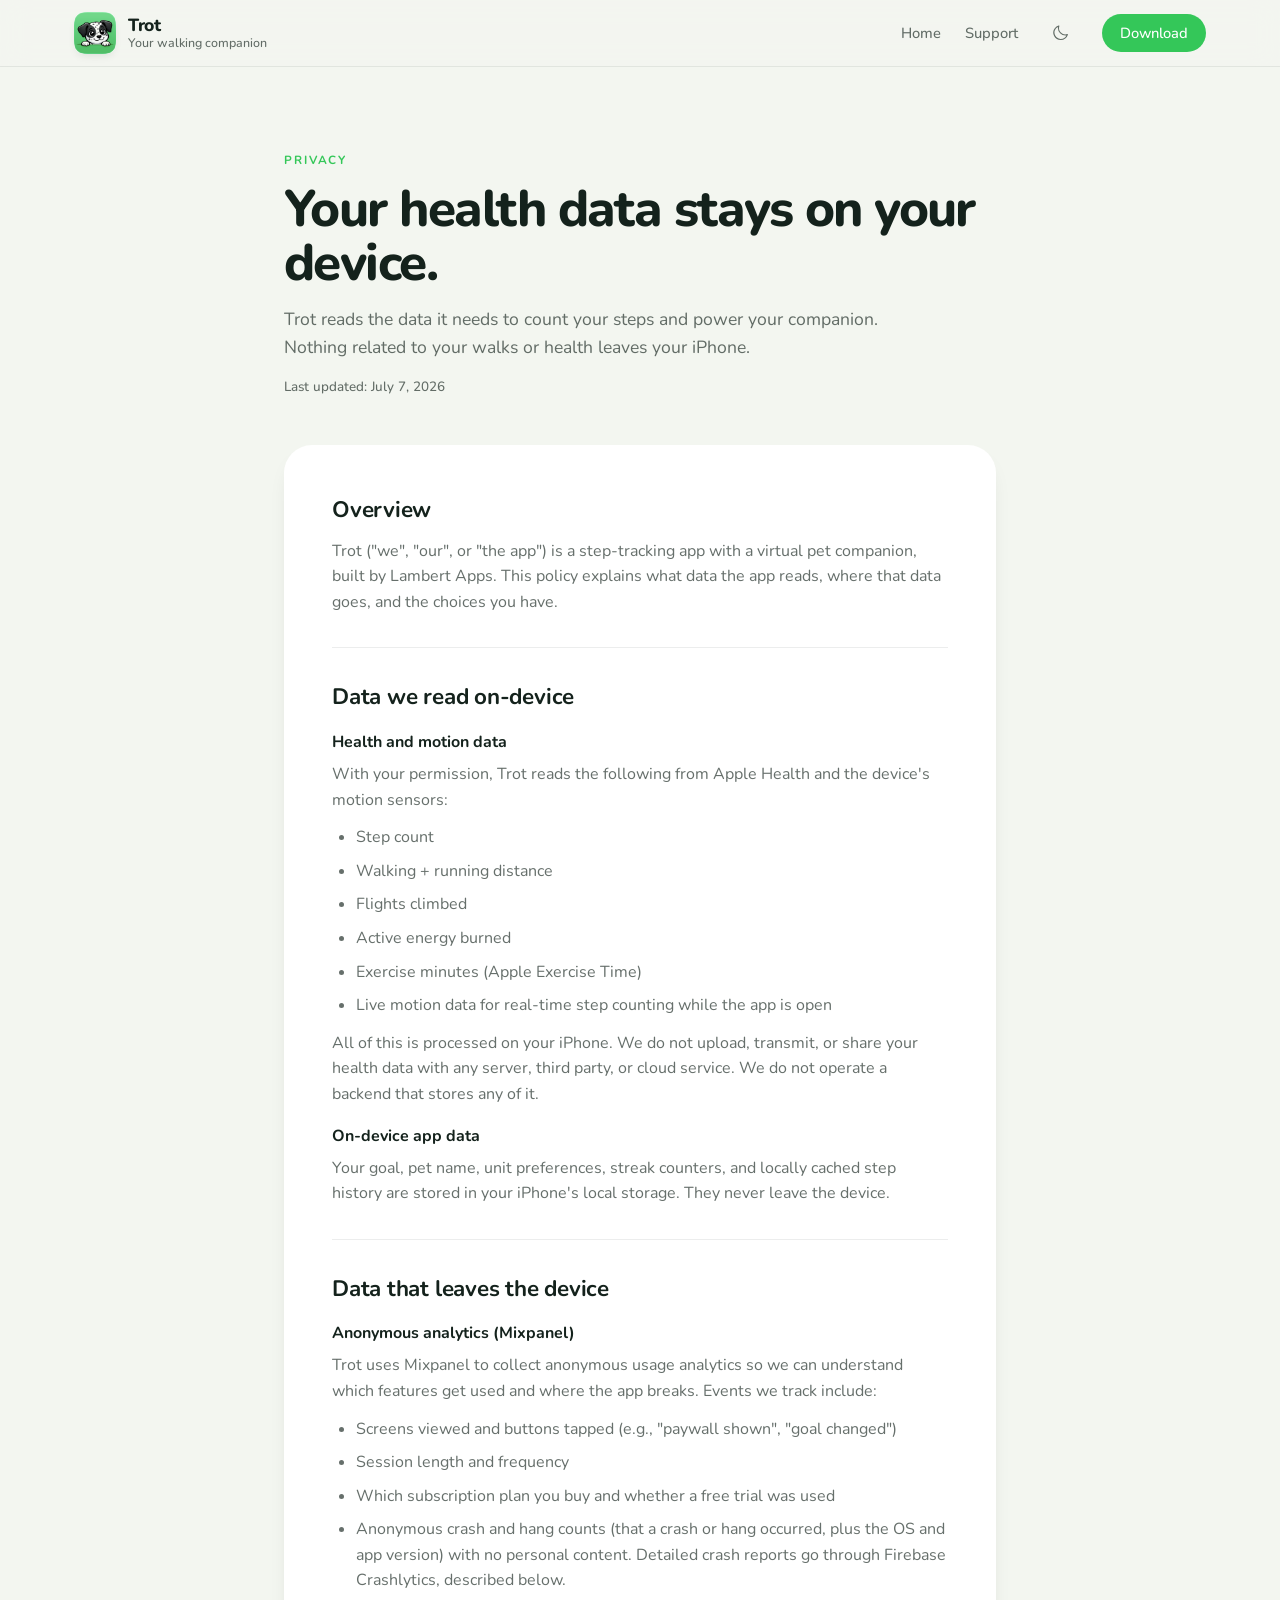
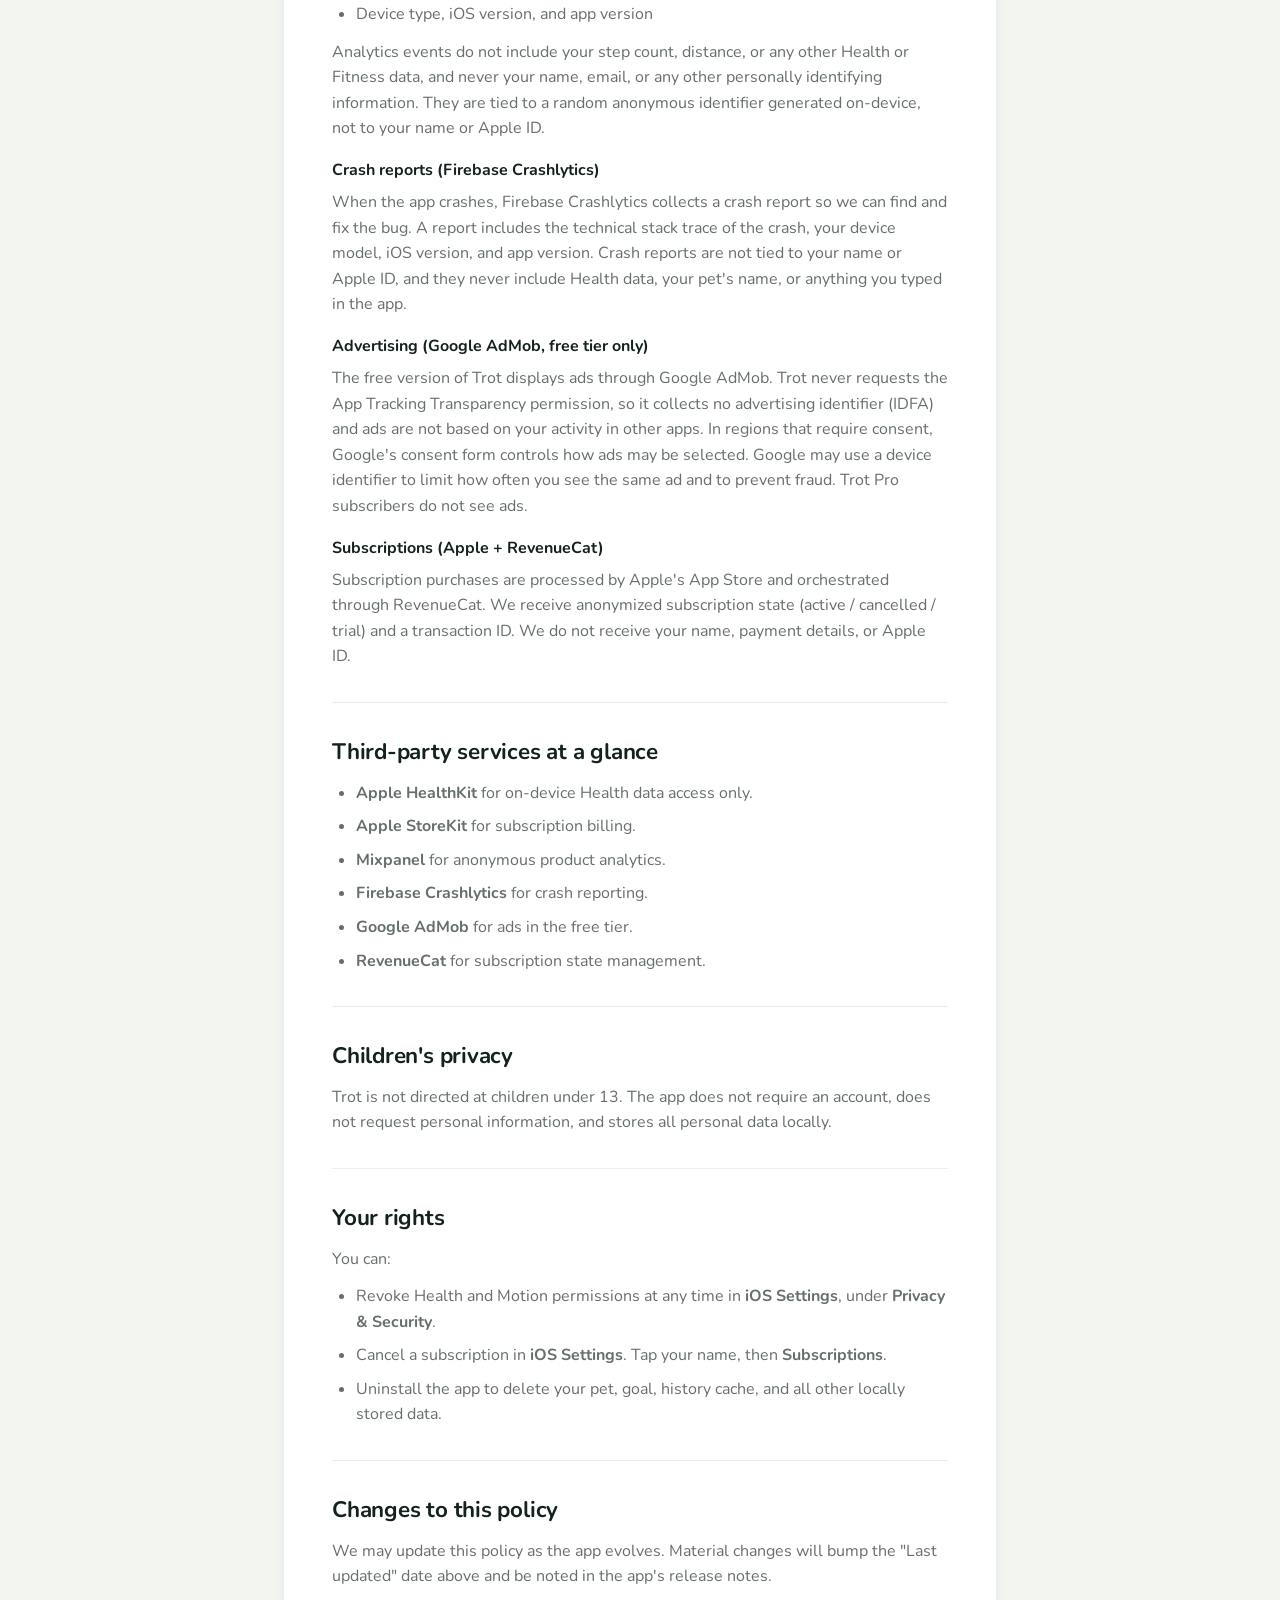
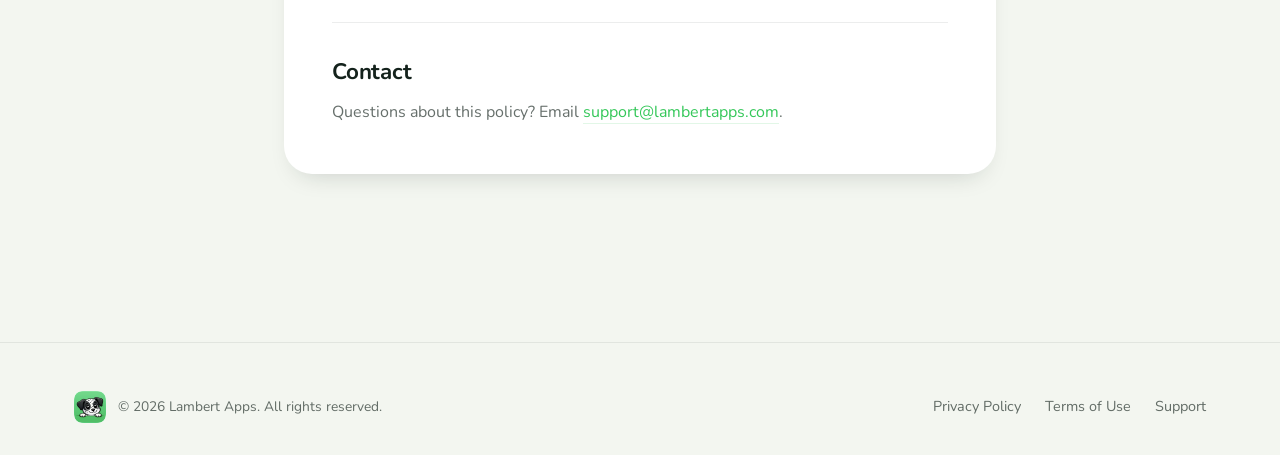
<file: trot/privacy.html>
<!DOCTYPE html>
<html lang="en">
<head>
    <meta charset="UTF-8">
    <meta name="viewport" content="width=device-width, initial-scale=1.0">
    <title>Privacy Policy | Trot</title>
    <meta name="description" content="How Trot handles Health data, motion sensors, analytics, ads, and subscriptions. Written plainly.">
    <link rel="canonical" href="https://lambertapps.com/trot/privacy.html">

    <link rel="icon" type="image/png" sizes="192x192" href="favicon.png">
    <link rel="icon" type="image/png" sizes="64x64" href="favicon-64.png">
    <link rel="apple-touch-icon" sizes="512x512" href="favicon-512.png">
    <meta name="apple-mobile-web-app-title" content="Trot">
    <meta name="theme-color" content="#34C759" media="(prefers-color-scheme: light)">
    <meta name="theme-color" content="#0F1512" media="(prefers-color-scheme: dark)">

    <meta property="og:type" content="website">
    <meta property="og:url" content="https://lambertapps.com/trot/privacy.html">
    <meta property="og:title" content="Trot Privacy Policy">
    <meta property="og:description" content="How Trot handles your Health data, motion sensors, analytics, and subscriptions.">
    <meta property="og:image" content="https://lambertapps.com/trot/app-icon.png">

    <link rel="preconnect" href="https://fonts.googleapis.com">
    <link rel="preconnect" href="https://fonts.gstatic.com" crossorigin>
    <link rel="stylesheet" href="https://fonts.googleapis.com/css2?family=Nunito:wght@400;500;600;700;800&display=swap">
    <link rel="stylesheet" href="styles.css">
    <script src="theme.js"></script>
</head>
<body>
    <a href="#main" class="skip-link">Skip to main content</a>
    <header class="site-header">
        <nav class="site-nav container" aria-label="Primary">
            <a href="./" class="brand-link" aria-label="Trot home">
                <img src="app-icon.png" alt="Trot app icon" width="42" height="42">
                <span class="brand-copy">
                    <span class="brand-name">Trot</span>
                    <span class="brand-tagline">Your walking companion</span>
                </span>
            </a>
            <div class="nav-links">
                <a href="./">Home</a>
                <a href="support.html">Support</a>
                <button type="button" class="theme-toggle" aria-label="Toggle dark mode" data-theme-toggle>
                    <svg class="toggle-icon toggle-icon-moon" viewBox="0 0 256 256" aria-hidden="true"><path d="M233.54,142.23a8,8,0,0,0-8-2,88.08,88.08,0,0,1-109.8-109.8,8,8,0,0,0-10-10,104.84,104.84,0,0,0-52.91,37A104,104,0,0,0,136,224a103.09,103.09,0,0,0,62.52-20.88,104.84,104.84,0,0,0,37-52.91A8,8,0,0,0,233.54,142.23ZM188.9,190.34A88,88,0,0,1,65.66,67.11a89,89,0,0,1,31.4-26A106,106,0,0,0,96,56,104.11,104.11,0,0,0,200,160a106,106,0,0,0,14.92-1.06A89,89,0,0,1,188.9,190.34Z"/></svg>
                    <svg class="toggle-icon toggle-icon-sun" viewBox="0 0 256 256" aria-hidden="true"><path d="M120,40V16a8,8,0,0,1,16,0V40a8,8,0,0,1-16,0Zm72,88a64,64,0,1,1-64-64A64.07,64.07,0,0,1,192,128Zm-16,0a48,48,0,1,0-48,48A48.05,48.05,0,0,0,176,128ZM58.34,69.66A8,8,0,0,0,69.66,58.34l-16-16A8,8,0,0,0,42.34,53.66Zm0,116.68-16,16a8,8,0,0,0,11.32,11.32l16-16a8,8,0,0,0-11.32-11.32ZM192,72a8,8,0,0,0,5.66-2.34l16-16a8,8,0,0,0-11.32-11.32l-16,16A8,8,0,0,0,192,72Zm5.66,114.34a8,8,0,0,0-11.32,11.32l16,16a8,8,0,0,0,11.32-11.32ZM48,128a8,8,0,0,0-8-8H16a8,8,0,0,0,0,16H40A8,8,0,0,0,48,128Zm80,80a8,8,0,0,0-8,8v24a8,8,0,0,0,16,0V216A8,8,0,0,0,128,208Zm112-88H216a8,8,0,0,0,0,16h24a8,8,0,0,0,0-16Z"/></svg>
                </button>
                <a href="https://apps.apple.com/app/id6761860133" class="button-link">Download</a>
            </div>
        </nav>
    </header>

    <main id="main" class="docs-main">
        <section class="doc-hero narrow">
            <div class="doc-overline">Privacy</div>
            <h1 class="doc-title">Your health data stays on your device.</h1>
            <p class="doc-copy">Trot reads the data it needs to count your steps and power your companion. Nothing related to your walks or health leaves your iPhone.</p>
            <div class="doc-meta">Last updated: July 7, 2026</div>
        </section>

        <div class="narrow doc-layout">
            <article class="doc-surface">
                <section>
                    <h2>Overview</h2>
                    <p>Trot ("we", "our", or "the app") is a step-tracking app with a virtual pet companion, built by Lambert Apps. This policy explains what data the app reads, where that data goes, and the choices you have.</p>
                </section>

                <section>
                    <h2>Data we read on-device</h2>

                    <h3>Health and motion data</h3>
                    <p>With your permission, Trot reads the following from Apple Health and the device's motion sensors:</p>
                    <ul>
                        <li>Step count</li>
                        <li>Walking + running distance</li>
                        <li>Flights climbed</li>
                        <li>Active energy burned</li>
                        <li>Exercise minutes (Apple Exercise Time)</li>
                        <li>Live motion data for real-time step counting while the app is open</li>
                    </ul>
                    <p>All of this is processed on your iPhone. We do not upload, transmit, or share your health data with any server, third party, or cloud service. We do not operate a backend that stores any of it.</p>

                    <h3>On-device app data</h3>
                    <p>Your goal, pet name, unit preferences, streak counters, and locally cached step history are stored in your iPhone's local storage. They never leave the device.</p>
                </section>

                <section>
                    <h2>Data that leaves the device</h2>

                    <h3>Anonymous analytics (Mixpanel)</h3>
                    <p>Trot uses Mixpanel to collect anonymous usage analytics so we can understand which features get used and where the app breaks. Events we track include:</p>
                    <ul>
                        <li>Screens viewed and buttons tapped (e.g., "paywall shown", "goal changed")</li>
                        <li>Session length and frequency</li>
                        <li>Which subscription plan you buy and whether a free trial was used</li>
                        <li>Anonymous crash and hang counts (that a crash or hang occurred, plus the OS and app version) with no personal content. Detailed crash reports go through Firebase Crashlytics, described below.</li>
                        <li>Device type, iOS version, and app version</li>
                    </ul>
                    <p>Analytics events do not include your step count, distance, or any other Health or Fitness data, and never your name, email, or any other personally identifying information. They are tied to a random anonymous identifier generated on-device, not to your name or Apple ID.</p>

                    <h3>Crash reports (Firebase Crashlytics)</h3>
                    <p>When the app crashes, Firebase Crashlytics collects a crash report so we can find and fix the bug. A report includes the technical stack trace of the crash, your device model, iOS version, and app version. Crash reports are not tied to your name or Apple ID, and they never include Health data, your pet's name, or anything you typed in the app.</p>

                    <h3>Advertising (Google AdMob, free tier only)</h3>
                    <p>The free version of Trot displays ads through Google AdMob. Trot never requests the App Tracking Transparency permission, so it collects no advertising identifier (IDFA) and ads are not based on your activity in other apps. In regions that require consent, Google's consent form controls how ads may be selected. Google may use a device identifier to limit how often you see the same ad and to prevent fraud. Trot Pro subscribers do not see ads.</p>

                    <h3>Subscriptions (Apple + RevenueCat)</h3>
                    <p>Subscription purchases are processed by Apple's App Store and orchestrated through RevenueCat. We receive anonymized subscription state (active / cancelled / trial) and a transaction ID. We do not receive your name, payment details, or Apple ID.</p>
                </section>

                <section>
                    <h2>Third-party services at a glance</h2>
                    <ul>
                        <li><strong>Apple HealthKit</strong> for on-device Health data access only.</li>
                        <li><strong>Apple StoreKit</strong> for subscription billing.</li>
                        <li><strong>Mixpanel</strong> for anonymous product analytics.</li>
                        <li><strong>Firebase Crashlytics</strong> for crash reporting.</li>
                        <li><strong>Google AdMob</strong> for ads in the free tier.</li>
                        <li><strong>RevenueCat</strong> for subscription state management.</li>
                    </ul>
                </section>

                <section>
                    <h2>Children's privacy</h2>
                    <p>Trot is not directed at children under 13. The app does not require an account, does not request personal information, and stores all personal data locally.</p>
                </section>

                <section>
                    <h2>Your rights</h2>
                    <p>You can:</p>
                    <ul>
                        <li>Revoke Health and Motion permissions at any time in <strong>iOS Settings</strong>, under <strong>Privacy &amp; Security</strong>.</li>
                        <li>Cancel a subscription in <strong>iOS Settings</strong>. Tap your name, then <strong>Subscriptions</strong>.</li>
                        <li>Uninstall the app to delete your pet, goal, history cache, and all other locally stored data.</li>
                    </ul>
                </section>

                <section>
                    <h2>Changes to this policy</h2>
                    <p>We may update this policy as the app evolves. Material changes will bump the "Last updated" date above and be noted in the app's release notes.</p>
                </section>

                <section>
                    <h2>Contact</h2>
                    <p>Questions about this policy? Email <a class="inline-link" href="mailto:support@lambertapps.com">support@lambertapps.com</a>.</p>
                </section>
            </article>
        </div>
    </main>

    <footer class="site-footer">
        <div class="container footer-grid">
            <div class="footer-copy">
                <img src="app-icon.png" alt="Trot app icon" width="32" height="32" loading="lazy" decoding="async">
                <span>&copy; 2026 Lambert Apps. All rights reserved.</span>
            </div>
            <div class="footer-links">
                <a href="privacy.html">Privacy Policy</a>
                <a href="terms.html">Terms of Use</a>
                <a href="support.html">Support</a>
            </div>
        </div>
    </footer>
</body>
</html>
</file>
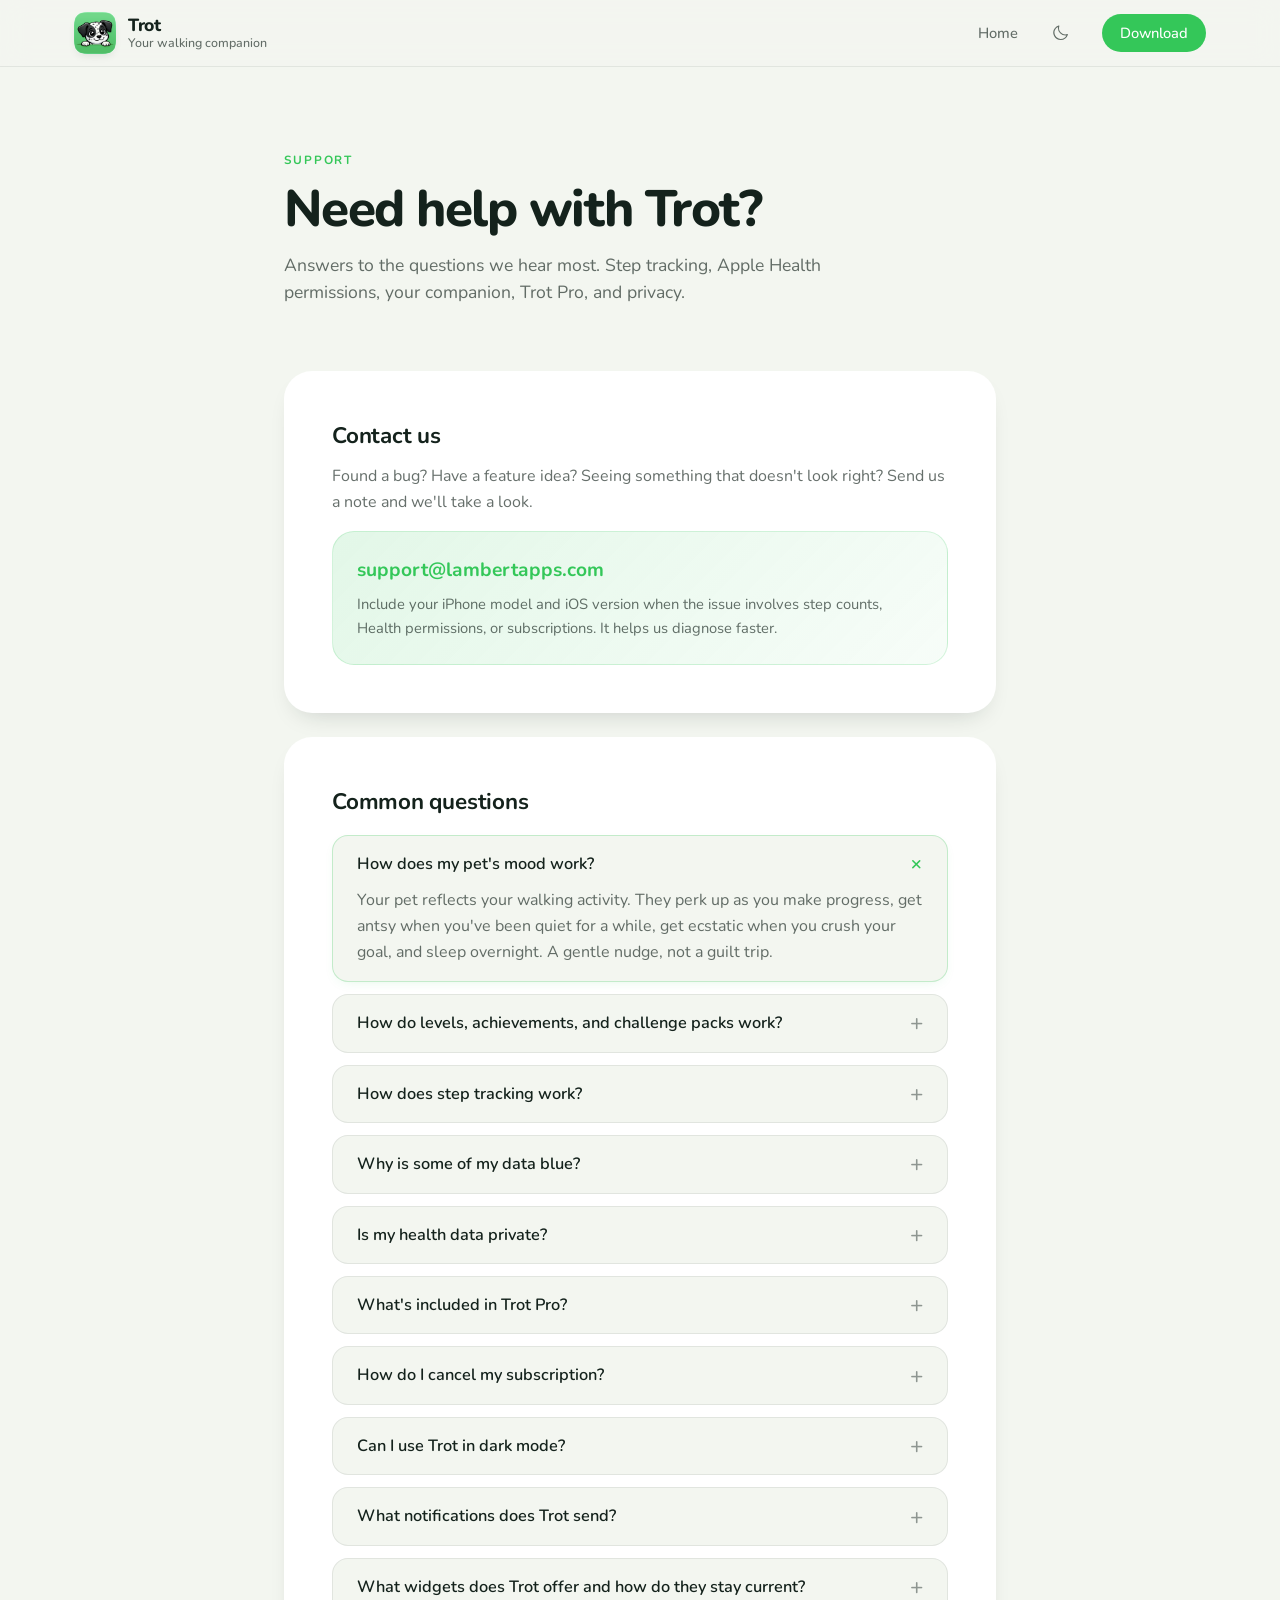
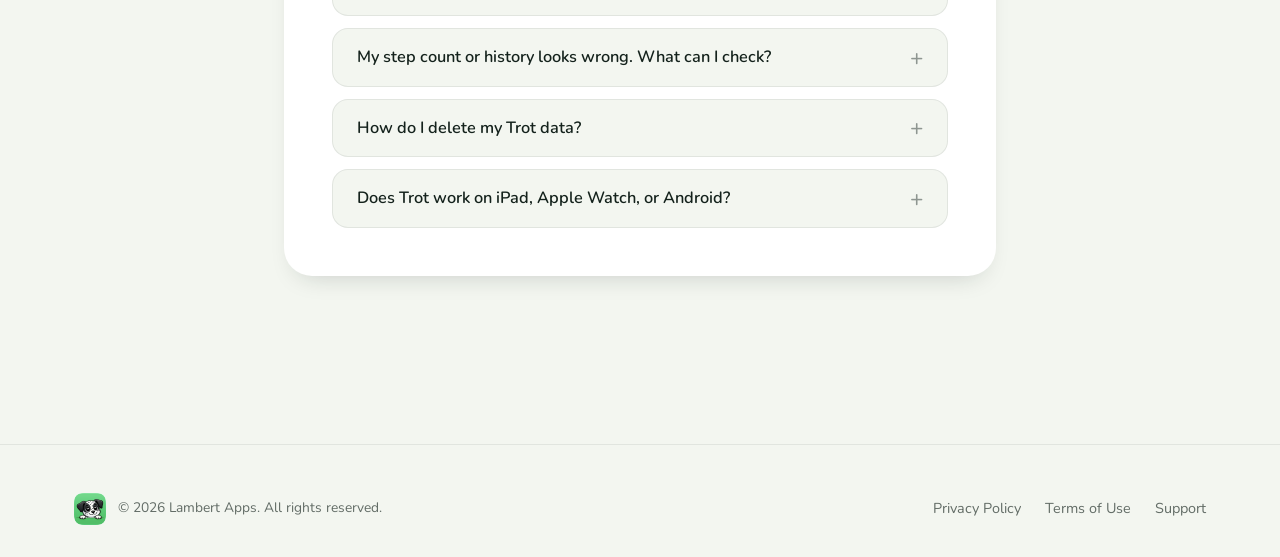
<file: trot/support.html>
<!DOCTYPE html>
<html lang="en">
<head>
    <meta charset="UTF-8">
    <meta name="viewport" content="width=device-width, initial-scale=1.0">
    <title>Support | Trot</title>
    <meta name="description" content="Get help with Trot - step tracking, Apple Health, your companion, Trot Pro, widgets, and privacy.">
    <link rel="canonical" href="https://lambertapps.com/trot/support.html">

    <link rel="icon" type="image/png" sizes="192x192" href="favicon.png">
    <link rel="icon" type="image/png" sizes="64x64" href="favicon-64.png">
    <link rel="apple-touch-icon" sizes="512x512" href="favicon-512.png">
    <meta name="apple-mobile-web-app-title" content="Trot">
    <meta name="theme-color" content="#34C759" media="(prefers-color-scheme: light)">
    <meta name="theme-color" content="#0F1512" media="(prefers-color-scheme: dark)">

    <meta property="og:type" content="website">
    <meta property="og:url" content="https://lambertapps.com/trot/support.html">
    <meta property="og:title" content="Trot Support">
    <meta property="og:description" content="Answers to common questions about step tracking, your pet, Trot Pro, and privacy.">
    <meta property="og:image" content="https://lambertapps.com/trot/app-icon.png">

    <link rel="preconnect" href="https://fonts.googleapis.com">
    <link rel="preconnect" href="https://fonts.gstatic.com" crossorigin>
    <link rel="stylesheet" href="https://fonts.googleapis.com/css2?family=Nunito:wght@400;500;600;700;800&display=swap">
    <link rel="stylesheet" href="styles.css">
    <script src="theme.js"></script>
</head>
<body>
    <a href="#main" class="skip-link">Skip to main content</a>
    <header class="site-header">
        <nav class="site-nav container" aria-label="Primary">
            <a href="./" class="brand-link" aria-label="Trot home">
                <img src="app-icon.png" alt="Trot app icon" width="42" height="42">
                <span class="brand-copy">
                    <span class="brand-name">Trot</span>
                    <span class="brand-tagline">Your walking companion</span>
                </span>
            </a>
            <div class="nav-links">
                <a href="./">Home</a>
                <button type="button" class="theme-toggle" aria-label="Toggle dark mode" data-theme-toggle>
                    <svg class="toggle-icon toggle-icon-moon" viewBox="0 0 256 256" aria-hidden="true"><path d="M233.54,142.23a8,8,0,0,0-8-2,88.08,88.08,0,0,1-109.8-109.8,8,8,0,0,0-10-10,104.84,104.84,0,0,0-52.91,37A104,104,0,0,0,136,224a103.09,103.09,0,0,0,62.52-20.88,104.84,104.84,0,0,0,37-52.91A8,8,0,0,0,233.54,142.23ZM188.9,190.34A88,88,0,0,1,65.66,67.11a89,89,0,0,1,31.4-26A106,106,0,0,0,96,56,104.11,104.11,0,0,0,200,160a106,106,0,0,0,14.92-1.06A89,89,0,0,1,188.9,190.34Z"/></svg>
                    <svg class="toggle-icon toggle-icon-sun" viewBox="0 0 256 256" aria-hidden="true"><path d="M120,40V16a8,8,0,0,1,16,0V40a8,8,0,0,1-16,0Zm72,88a64,64,0,1,1-64-64A64.07,64.07,0,0,1,192,128Zm-16,0a48,48,0,1,0-48,48A48.05,48.05,0,0,0,176,128ZM58.34,69.66A8,8,0,0,0,69.66,58.34l-16-16A8,8,0,0,0,42.34,53.66Zm0,116.68-16,16a8,8,0,0,0,11.32,11.32l16-16a8,8,0,0,0-11.32-11.32ZM192,72a8,8,0,0,0,5.66-2.34l16-16a8,8,0,0,0-11.32-11.32l-16,16A8,8,0,0,0,192,72Zm5.66,114.34a8,8,0,0,0-11.32,11.32l16,16a8,8,0,0,0,11.32-11.32ZM48,128a8,8,0,0,0-8-8H16a8,8,0,0,0,0,16H40A8,8,0,0,0,48,128Zm80,80a8,8,0,0,0-8,8v24a8,8,0,0,0,16,0V216A8,8,0,0,0,128,208Zm112-88H216a8,8,0,0,0,0,16h24a8,8,0,0,0,0-16Z"/></svg>
                </button>
                <a href="https://apps.apple.com/app/id6761860133" class="button-link">Download</a>
            </div>
        </nav>
    </header>

    <main id="main" class="docs-main">
        <section class="doc-hero narrow">
            <div class="doc-overline">Support</div>
            <h1 class="doc-title">Need help with Trot?</h1>
            <p class="doc-copy">Answers to the questions we hear most. Step tracking, Apple Health permissions, your companion, Trot Pro, and privacy.</p>
        </section>

        <div class="narrow doc-layout">
            <section class="doc-surface">
                <h2>Contact us</h2>
                <p>Found a bug? Have a feature idea? Seeing something that doesn't look right? Send us a note and we'll take a look.</p>

                <div class="contact-band">
                    <a class="contact-link" href="mailto:support@lambertapps.com">support@lambertapps.com</a>
                    <p>Include your iPhone model and iOS version when the issue involves step counts, Health permissions, or subscriptions. It helps us diagnose faster.</p>
                </div>
            </section>

            <section class="doc-surface">
                <h2>Common questions</h2>

                <div class="faq-list">
                    <div class="faq-item">
                        <details open>
                            <summary>How does my pet's mood work?</summary>
                            <p>Your pet reflects your walking activity. They perk up as you make progress, get antsy when you've been quiet for a while, get ecstatic when you crush your goal, and sleep overnight. A gentle nudge, not a guilt trip.</p>
                        </details>
                    </div>

                    <div class="faq-item">
                        <details>
                            <summary>How do levels, achievements, and challenge packs work?</summary>
                            <p>Walk to level up. Finish challenges to earn achievements and bonus XP. The Everyday Habits pack is free. Others come with Trot Pro or are sold separately.</p>
                        </details>
                    </div>

                    <div class="faq-item">
                        <details>
                            <summary>How does step tracking work?</summary>
                            <p>Trot counts steps from your iPhone's motion sensors in real time while the app is open, and syncs with Apple Health for your broader history of distance, flights climbed, and active minutes.</p>
                        </details>
                    </div>

                    <div class="faq-item">
                        <details>
                            <summary>Why is some of my data blue?</summary>
                            <p>Blue days and bars are Apple Health history from before you installed Trot, shown for reference but not part of your time walking together. Your goals, streaks, personal bests, and "days hit" counts are all based on the days since you downloaded Trot, when your companion started walking with you.</p>
                        </details>
                    </div>

                    <div class="faq-item">
                        <details>
                            <summary>Is my health data private?</summary>
                            <p>Yes. Your Apple Health data, step counts, and walking history all stay on your device. Trot never uploads or shares them. We do send anonymous usage events (screens you open, ad loads, conversion milestones) to improve the app. These never include your name, your pet's name, your location, or any health data. Full detail in the <a class="inline-link" href="privacy.html">Privacy Policy</a>.</p>
                        </details>
                    </div>

                    <div class="faq-item">
                        <details>
                            <summary>What's included in Trot Pro?</summary>
                            <p>No ads, widgets, expanded Trends, every challenge pack, and all future Pro features. The annual plan starts with a free trial.</p>
                        </details>
                    </div>

                    <div class="faq-item">
                        <details>
                            <summary>How do I cancel my subscription?</summary>
                            <p>Open iOS Settings, tap your name at the top, tap <strong>Subscriptions</strong>, find Trot, and tap <strong>Cancel Subscription</strong>. You keep access through the end of the current billing period.</p>
                        </details>
                    </div>

                    <div class="faq-item">
                        <details>
                            <summary>Can I use Trot in dark mode?</summary>
                            <p>Yes. In <strong>Settings</strong>, tap <strong>Appearance</strong> and pick <strong>Time of day</strong> (matches the dashboard scene, light during the day and dark in the evening), <strong>Light</strong>, or <strong>Dark</strong>. The setting applies across the app.</p>
                        </details>
                    </div>

                    <div class="faq-item">
                        <details>
                            <summary>What notifications does Trot send?</summary>
                            <p>Walk reminders, almost-at-goal nudges, goal-hit and personal-best celebrations, streak-at-risk nudges, and a Sunday weekly recap. All are optional and toggle individually in <strong>Settings</strong>, then <strong>Notifications</strong>. Change the system permission anytime in iOS Settings, then Notifications, then Trot.</p>
                        </details>
                    </div>

                    <div class="faq-item">
                        <details>
                            <summary>What widgets does Trot offer and how do they stay current?</summary>
                            <p>Home screen: <strong>Step Count</strong> (small or medium, steps + mood), <strong>Mascot Mood</strong> (small, mood only), and <strong>Week at a Glance</strong> (medium, paw row for the last seven days). Lock screen: <strong>Daily Progress</strong> (today's ring) and <strong>Streak</strong> (counter with a paw row). Widgets read Apple Health directly on every iOS refresh, so they stay current even when Trot is closed, and step counts never go down during a day. Open Trot once to force a fresh sync. All widgets require Trot Pro.</p>
                        </details>
                    </div>

                    <div class="faq-item">
                        <details>
                            <summary>My step count or history looks wrong. What can I check?</summary>
                            <p>First, confirm Trot has access to both <strong>Motion &amp; Fitness</strong> and <strong>Apple Health</strong> in iOS Settings, under <strong>Privacy &amp; Security</strong>. Step counts are sensor-based estimates, so carrying your phone in a pocket or armband gives the most accurate reading. If Trot and Apple Health disagree, Health is authoritative for past days. If days still look off, open <strong>Settings</strong>, tap <strong>Health &amp; Motion</strong>, then <strong>Re-import data</strong> to wipe the local cache and re-fetch everything fresh.</p>
                        </details>
                    </div>

                    <div class="faq-item">
                        <details>
                            <summary>How do I delete my Trot data?</summary>
                            <p>Uninstall Trot from your iPhone. This clears your pet, goal, history cache, and local preferences. Apple Health is unaffected because Trot only reads from Health. If you have an active Trot Pro subscription, cancel it first in iOS Settings, then Subscriptions, so you're not still billed.</p>
                        </details>
                    </div>

                    <div class="faq-item">
                        <details>
                            <summary>Does Trot work on iPad, Apple Watch, or Android?</summary>
                            <p>Trot is iPhone-only right now. iPad, Apple Watch, and Android aren't on the near-term roadmap. Send suggestions to support and we'll consider them.</p>
                        </details>
                    </div>
                </div>
            </section>
        </div>
    </main>

    <footer class="site-footer">
        <div class="container footer-grid">
            <div class="footer-copy">
                <img src="app-icon.png" alt="Trot app icon" width="32" height="32" loading="lazy" decoding="async">
                <span>&copy; 2026 Lambert Apps. All rights reserved.</span>
            </div>
            <div class="footer-links">
                <a href="privacy.html">Privacy Policy</a>
                <a href="terms.html">Terms of Use</a>
                <a href="support.html">Support</a>
            </div>
        </div>
    </footer>
</body>
</html>
</file>
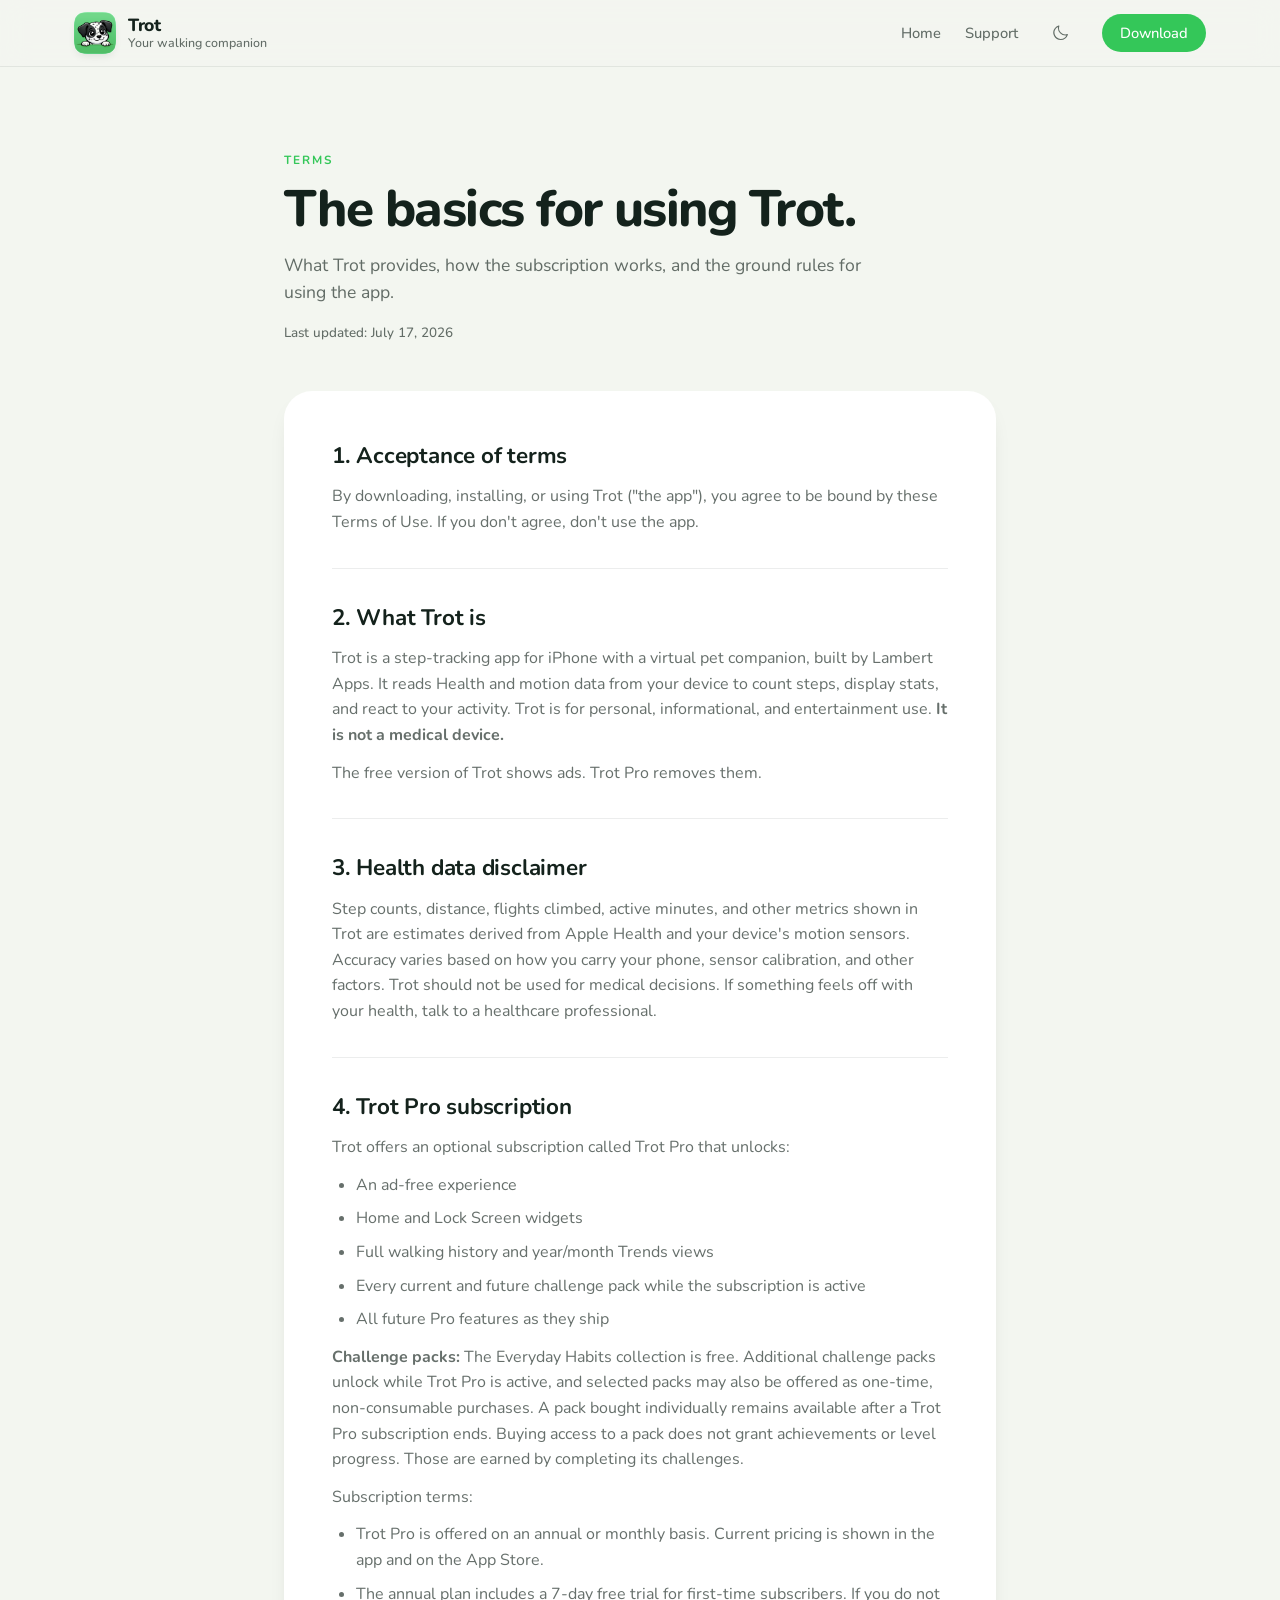
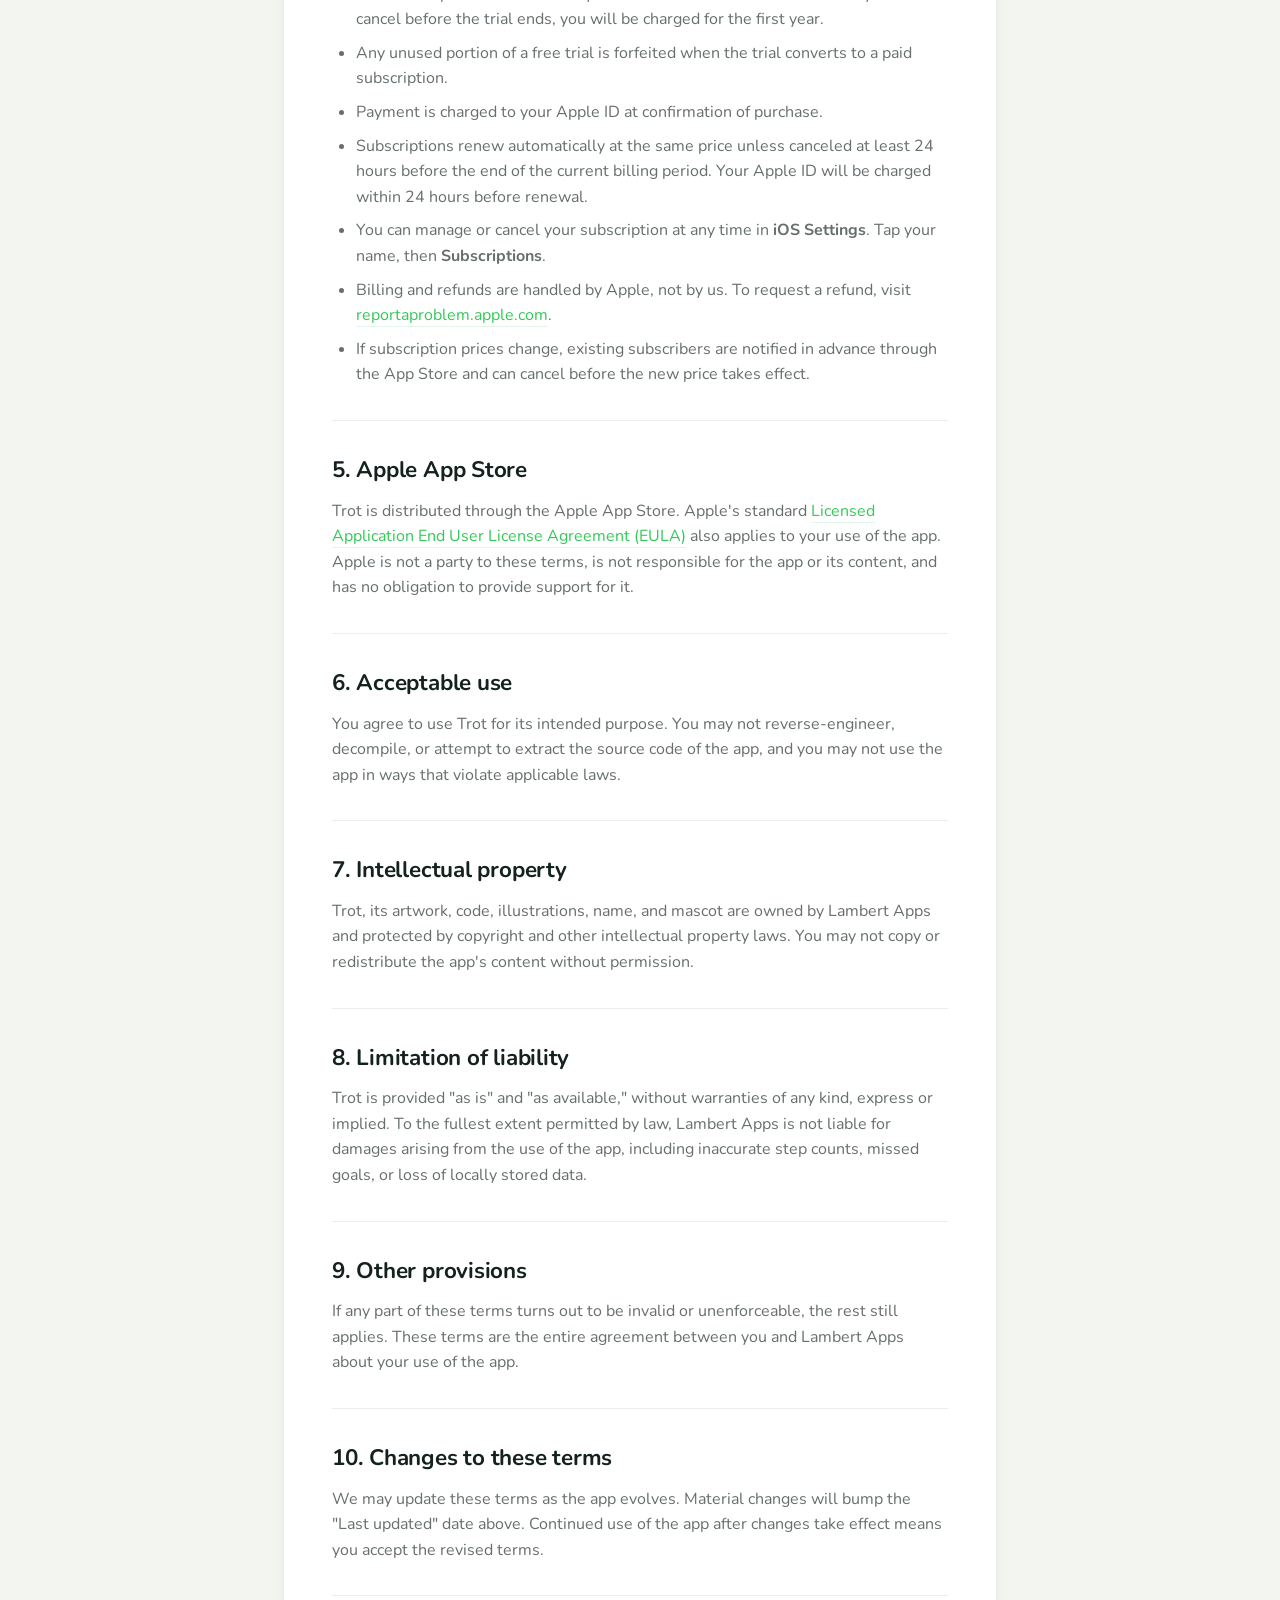
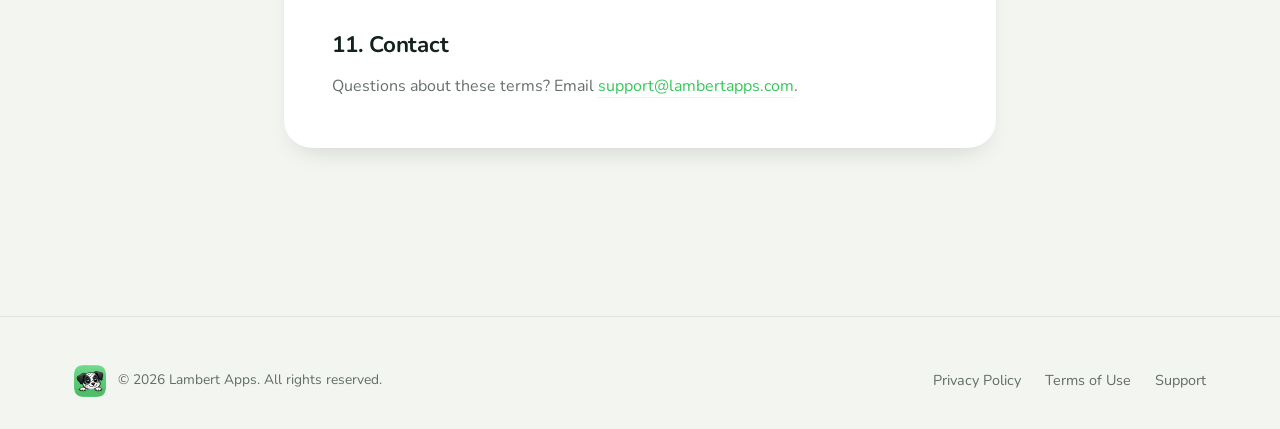
<file: trot/terms.html>
<!DOCTYPE html>
<html lang="en">
<head>
    <meta charset="UTF-8">
    <meta name="viewport" content="width=device-width, initial-scale=1.0">
    <title>Terms of Use | Trot</title>
    <meta name="description" content="Terms of use for Trot, the walking companion for iPhone. Covers subscriptions, challenge-pack purchases, the free trial, health disclaimers, and acceptable use.">
    <link rel="canonical" href="https://lambertapps.com/trot/terms.html">

    <link rel="icon" type="image/png" sizes="192x192" href="favicon.png">
    <link rel="icon" type="image/png" sizes="64x64" href="favicon-64.png">
    <link rel="apple-touch-icon" sizes="512x512" href="favicon-512.png">
    <meta name="apple-mobile-web-app-title" content="Trot">
    <meta name="theme-color" content="#34C759" media="(prefers-color-scheme: light)">
    <meta name="theme-color" content="#0F1512" media="(prefers-color-scheme: dark)">

    <meta property="og:type" content="website">
    <meta property="og:url" content="https://lambertapps.com/trot/terms.html">
    <meta property="og:title" content="Trot Terms of Use">
    <meta property="og:description" content="The basics of using Trot - subscriptions, health disclaimers, acceptable use.">
    <meta property="og:image" content="https://lambertapps.com/trot/app-icon.png">

    <link rel="preconnect" href="https://fonts.googleapis.com">
    <link rel="preconnect" href="https://fonts.gstatic.com" crossorigin>
    <link rel="stylesheet" href="https://fonts.googleapis.com/css2?family=Nunito:wght@400;500;600;700;800&display=swap">
    <link rel="stylesheet" href="styles.css">
    <script src="theme.js"></script>
</head>
<body>
    <a href="#main" class="skip-link">Skip to main content</a>
    <header class="site-header">
        <nav class="site-nav container" aria-label="Primary">
            <a href="./" class="brand-link" aria-label="Trot home">
                <img src="app-icon.png" alt="Trot app icon" width="42" height="42">
                <span class="brand-copy">
                    <span class="brand-name">Trot</span>
                    <span class="brand-tagline">Your walking companion</span>
                </span>
            </a>
            <div class="nav-links">
                <a href="./">Home</a>
                <a href="support.html">Support</a>
                <button type="button" class="theme-toggle" aria-label="Toggle dark mode" data-theme-toggle>
                    <svg class="toggle-icon toggle-icon-moon" viewBox="0 0 256 256" aria-hidden="true"><path d="M233.54,142.23a8,8,0,0,0-8-2,88.08,88.08,0,0,1-109.8-109.8,8,8,0,0,0-10-10,104.84,104.84,0,0,0-52.91,37A104,104,0,0,0,136,224a103.09,103.09,0,0,0,62.52-20.88,104.84,104.84,0,0,0,37-52.91A8,8,0,0,0,233.54,142.23ZM188.9,190.34A88,88,0,0,1,65.66,67.11a89,89,0,0,1,31.4-26A106,106,0,0,0,96,56,104.11,104.11,0,0,0,200,160a106,106,0,0,0,14.92-1.06A89,89,0,0,1,188.9,190.34Z"/></svg>
                    <svg class="toggle-icon toggle-icon-sun" viewBox="0 0 256 256" aria-hidden="true"><path d="M120,40V16a8,8,0,0,1,16,0V40a8,8,0,0,1-16,0Zm72,88a64,64,0,1,1-64-64A64.07,64.07,0,0,1,192,128Zm-16,0a48,48,0,1,0-48,48A48.05,48.05,0,0,0,176,128ZM58.34,69.66A8,8,0,0,0,69.66,58.34l-16-16A8,8,0,0,0,42.34,53.66Zm0,116.68-16,16a8,8,0,0,0,11.32,11.32l16-16a8,8,0,0,0-11.32-11.32ZM192,72a8,8,0,0,0,5.66-2.34l16-16a8,8,0,0,0-11.32-11.32l-16,16A8,8,0,0,0,192,72Zm5.66,114.34a8,8,0,0,0-11.32,11.32l16,16a8,8,0,0,0,11.32-11.32ZM48,128a8,8,0,0,0-8-8H16a8,8,0,0,0,0,16H40A8,8,0,0,0,48,128Zm80,80a8,8,0,0,0-8,8v24a8,8,0,0,0,16,0V216A8,8,0,0,0,128,208Zm112-88H216a8,8,0,0,0,0,16h24a8,8,0,0,0,0-16Z"/></svg>
                </button>
                <a href="https://apps.apple.com/app/id6761860133" class="button-link">Download</a>
            </div>
        </nav>
    </header>

    <main id="main" class="docs-main">
        <section class="doc-hero narrow">
            <div class="doc-overline">Terms</div>
            <h1 class="doc-title">The basics for using Trot.</h1>
            <p class="doc-copy">What Trot provides, how the subscription works, and the ground rules for using the app.</p>
            <div class="doc-meta">Last updated: July 17, 2026</div>
        </section>

        <div class="narrow doc-layout">
            <article class="doc-surface">
                <section>
                    <h2>1. Acceptance of terms</h2>
                    <p>By downloading, installing, or using Trot ("the app"), you agree to be bound by these Terms of Use. If you don't agree, don't use the app.</p>
                </section>

                <section>
                    <h2>2. What Trot is</h2>
                    <p>Trot is a step-tracking app for iPhone with a virtual pet companion, built by Lambert Apps. It reads Health and motion data from your device to count steps, display stats, and react to your activity. Trot is for personal, informational, and entertainment use. <strong>It is not a medical device.</strong></p>
                    <p>The free version of Trot shows ads. Trot Pro removes them.</p>
                </section>

                <section>
                    <h2>3. Health data disclaimer</h2>
                    <p>Step counts, distance, flights climbed, active minutes, and other metrics shown in Trot are estimates derived from Apple Health and your device's motion sensors. Accuracy varies based on how you carry your phone, sensor calibration, and other factors. Trot should not be used for medical decisions. If something feels off with your health, talk to a healthcare professional.</p>
                </section>

                <section>
                    <h2>4. Trot Pro subscription</h2>
                    <p>Trot offers an optional subscription called Trot Pro that unlocks:</p>
                    <ul>
                        <li>An ad-free experience</li>
                        <li>Home and Lock Screen widgets</li>
                        <li>Full walking history and year/month Trends views</li>
                        <li>Every current and future challenge pack while the subscription is active</li>
                        <li>All future Pro features as they ship</li>
                    </ul>
                    <p><strong>Challenge packs:</strong> The Everyday Habits collection is free. Additional challenge packs unlock while Trot Pro is active, and selected packs may also be offered as one-time, non-consumable purchases. A pack bought individually remains available after a Trot Pro subscription ends. Buying access to a pack does not grant achievements or level progress. Those are earned by completing its challenges.</p>
                    <p>Subscription terms:</p>
                    <ul>
                        <li>Trot Pro is offered on an annual or monthly basis. Current pricing is shown in the app and on the App Store.</li>
                        <li>The annual plan includes a 7-day free trial for first-time subscribers. If you do not cancel before the trial ends, you will be charged for the first year.</li>
                        <li>Any unused portion of a free trial is forfeited when the trial converts to a paid subscription.</li>
                        <li>Payment is charged to your Apple ID at confirmation of purchase.</li>
                        <li>Subscriptions renew automatically at the same price unless canceled at least 24 hours before the end of the current billing period. Your Apple ID will be charged within 24 hours before renewal.</li>
                        <li>You can manage or cancel your subscription at any time in <strong>iOS Settings</strong>. Tap your name, then <strong>Subscriptions</strong>.</li>
                        <li>Billing and refunds are handled by Apple, not by us. To request a refund, visit <a class="inline-link" href="https://reportaproblem.apple.com">reportaproblem.apple.com</a>.</li>
                        <li>If subscription prices change, existing subscribers are notified in advance through the App Store and can cancel before the new price takes effect.</li>
                    </ul>
                </section>

                <section>
                    <h2>5. Apple App Store</h2>
                    <p>Trot is distributed through the Apple App Store. Apple's standard <a class="inline-link" href="https://www.apple.com/legal/internet-services/itunes/dev/stdeula/">Licensed Application End User License Agreement (EULA)</a> also applies to your use of the app. Apple is not a party to these terms, is not responsible for the app or its content, and has no obligation to provide support for it.</p>
                </section>

                <section>
                    <h2>6. Acceptable use</h2>
                    <p>You agree to use Trot for its intended purpose. You may not reverse-engineer, decompile, or attempt to extract the source code of the app, and you may not use the app in ways that violate applicable laws.</p>
                </section>

                <section>
                    <h2>7. Intellectual property</h2>
                    <p>Trot, its artwork, code, illustrations, name, and mascot are owned by Lambert Apps and protected by copyright and other intellectual property laws. You may not copy or redistribute the app's content without permission.</p>
                </section>

                <section>
                    <h2>8. Limitation of liability</h2>
                    <p>Trot is provided "as is" and "as available," without warranties of any kind, express or implied. To the fullest extent permitted by law, Lambert Apps is not liable for damages arising from the use of the app, including inaccurate step counts, missed goals, or loss of locally stored data.</p>
                </section>

                <section>
                    <h2>9. Other provisions</h2>
                    <p>If any part of these terms turns out to be invalid or unenforceable, the rest still applies. These terms are the entire agreement between you and Lambert Apps about your use of the app.</p>
                </section>

                <section>
                    <h2>10. Changes to these terms</h2>
                    <p>We may update these terms as the app evolves. Material changes will bump the "Last updated" date above. Continued use of the app after changes take effect means you accept the revised terms.</p>
                </section>

                <section>
                    <h2>11. Contact</h2>
                    <p>Questions about these terms? Email <a class="inline-link" href="mailto:support@lambertapps.com">support@lambertapps.com</a>.</p>
                </section>
            </article>
        </div>
    </main>

    <footer class="site-footer">
        <div class="container footer-grid">
            <div class="footer-copy">
                <img src="app-icon.png" alt="Trot app icon" width="32" height="32" loading="lazy" decoding="async">
                <span>&copy; 2026 Lambert Apps. All rights reserved.</span>
            </div>
            <div class="footer-links">
                <a href="privacy.html">Privacy Policy</a>
                <a href="terms.html">Terms of Use</a>
                <a href="support.html">Support</a>
            </div>
        </div>
    </footer>
</body>
</html>
</file>
<file: trot/styles.css>
/* =====================================================
   Trot - landing page - aligned with app design system
   ===================================================== */

/* 1 - Design tokens -------------------------------------------------- */
:root {
  /* Brand greens - mirror the app tokens (green / greenStrong) */
  --p-bright: #34C759;
  --p-bright-soft: rgba(52, 199, 89, 0.14);
  --p-strong: #1F9D43;
  --p-dark: #14221C;
  --p-dark-muted: rgba(20, 34, 28, 0.68);
  --p-dark-subtle: rgba(20, 34, 28, 0.08);

  /* Surfaces */
  --surface: #F3F6F0;
  --surface-tint: #EEF4EA;
  --card: #FFFFFF;

  /* Text */
  --ink: #14221C;
  --ink-muted: rgba(20, 34, 28, 0.65);
  --ink-subtle: rgba(20, 34, 28, 0.45);

  /* Hairlines */
  --hairline: rgba(20, 34, 28, 0.08);
  --hairline-strong: rgba(20, 34, 28, 0.14);

  /* Typography - app uses SF Pro Rounded natively (Font.system(design: .rounded)).
     Per the design system, WEB always uses Nunito for cross-platform consistency.
     "Nunito Fallback" is a size-adjusted local alias declared below so the
     swap from fallback -> Nunito doesn't cause layout shift (CLS) during
     first paint. On Apple, ui-rounded resolves instantly to SF Pro Rounded
     and no network fetch happens. */
  --font-sans: "Nunito", "Nunito Fallback", ui-rounded, "SF Pro Rounded", -apple-system, BlinkMacSystemFont, system-ui, sans-serif;
  --font-display: var(--font-sans);

  /* Spacing */
  --s-1: 4px; --s-2: 8px; --s-3: 12px; --s-4: 16px;
  --s-5: 24px; --s-6: 32px; --s-7: 48px; --s-8: 64px; --s-9: 96px;

  /* Radius */
  --r-sm: 10px; --r-md: 16px; --r-lg: 22px; --r-xl: 28px; --r-pill: 999px;

  /* Shadow */
  --sh-sm: 0 4px 10px -4px rgba(20, 34, 28, 0.15);
  --sh-md: 0 12px 26px -14px rgba(20, 34, 28, 0.22);
  --sh-lg: 0 24px 48px -20px rgba(20, 34, 28, 0.3);
  --sh-hero: 0 40px 80px -30px rgba(20, 34, 28, 0.35);

  /* Motion */
  --ease: cubic-bezier(0.2, 0.9, 0.28, 1);
  --ease-out: cubic-bezier(0.16, 1, 0.3, 1);
}

/* Register --progress so conic-gradient animates smoothly (not stepped) */
@property --progress {
  syntax: "<number>";
  inherits: true;
  initial-value: 0;
}

/* Metric-adjusted fallback for Nunito - aliases Arial with tweaked
   metrics so when Nunito arrives over the network the layout doesn't
   shift. Values derived from Nunito's font metrics. Eliminates the
   "page jumps down on reload" symptom that happens when a user's
   cached layout lands on different scroll content than first paint. */
@font-face {
  font-family: "Nunito Fallback";
  src: local("Arial");
  ascent-override: 101%;
  descent-override: 35%;
  line-gap-override: 0%;
  size-adjust: 101.7%;
}

/* 2 - Reset + base -------------------------------------------------- */
*, *::before, *::after { box-sizing: border-box; }

/* Smooth scroll ONLY when the user clicks an in-page anchor, not for
   browser scroll restoration. Scoped via :focus-within trick below. */

/* Disable the browser's scroll-anchoring feature, which tries to pin
   visible content during layout shifts but can cause jitter on reload
   when entrance animations + image decodes land. */
body { overflow-anchor: none; }

/* Focus-visible - keyboard users get a clean green ring on every
   interactive element. Mouse users don't see it (only :focus-visible). */
:focus-visible {
  outline: 2px solid var(--p-bright);
  outline-offset: 3px;
  border-radius: 4px;
}

/* Skip-to-main-content link - hidden until focused, then pops in at top-left
   so keyboard / screen-reader users can jump past the nav. */
.skip-link {
  position: absolute;
  top: var(--s-3);
  left: var(--s-3);
  padding: 10px 16px;
  background: var(--ink);
  color: #fff;
  font-weight: 600;
  font-size: 0.92rem;
  border-radius: var(--r-md);
  transform: translateY(-150%);
  transition: transform 200ms var(--ease-out);
  z-index: 200;
}

.skip-link:focus {
  transform: translateY(0);
}

body {
  margin: 0;
  font-family: var(--font-sans);
  font-size: 16px;
  line-height: 1.5;
  color: var(--ink);
  background: var(--surface);
  -webkit-font-smoothing: antialiased;
  text-rendering: optimizeLegibility;
}

img { max-width: 100%; display: block; }

a { color: inherit; text-decoration: none; }

h1, h2, h3, p { margin: 0; }

.container {
  max-width: 1180px;
  margin: 0 auto;
  padding: 0 var(--s-5);
}

.section-label {
  display: inline-block;
  font-size: 0.74rem;
  font-weight: 700;
  letter-spacing: 0.16em;
  text-transform: uppercase;
  color: var(--p-bright);
  margin-bottom: var(--s-3);
}

/* Inline SVG icons (Phosphor set) - sized like the icon font they
   replace: 1em square, filled with the surrounding text color. */
.icon { display: inline-flex; }
.icon svg,
.toggle-icon {
  width: 1em;
  height: 1em;
  fill: currentColor;
}

/* 3 - Header + nav -------------------------------------------------- */
.site-header {
  position: sticky;
  top: 0;
  z-index: 50;
  backdrop-filter: saturate(1.4) blur(14px);
  -webkit-backdrop-filter: saturate(1.4) blur(14px);
  background: rgba(243, 246, 240, 0.8);
  border-bottom: 1px solid var(--hairline);
  /* Pin the header to its own stable compositor layer so the sticky
     backdrop-filter doesn't intermittently flicker/repaint as the
     transformed hero scrolls behind it (WebKit). translateZ on the sticky
     element itself is safe - it composites after positioning. */
  transform: translateZ(0);
  will-change: transform;
  -webkit-backface-visibility: hidden;
  backface-visibility: hidden;
}

.site-nav {
  display: flex;
  align-items: center;
  justify-content: space-between;
  padding: var(--s-3) var(--s-5);
}

.brand-link {
  display: flex;
  align-items: center;
  gap: var(--s-3);
}

.brand-link img {
  width: 42px;
  height: 42px;
  border-radius: 10px;
  box-shadow: var(--sh-sm);
}

.brand-copy {
  display: flex;
  flex-direction: column;
  line-height: 1.1;
}

.brand-name {
  font-weight: 800;
  font-size: 1.1rem;
  letter-spacing: -0.02em;
  color: var(--ink);
}

.brand-tagline {
  font-size: 0.78rem;
  color: var(--ink-muted);
  font-weight: 500;
}

.nav-links {
  display: flex;
  align-items: center;
  gap: var(--s-5);
}

.nav-links a {
  font-size: 0.92rem;
  font-weight: 500;
  color: var(--ink-muted);
  transition: color 0.2s;
}

.nav-links a:hover { color: var(--ink); }

.button-link {
  padding: 8px 18px;
  background: var(--p-bright);
  color: #fff !important;
  font-weight: 600;
  border-radius: var(--r-pill);
  transition: transform 0.2s var(--ease), box-shadow 0.2s var(--ease);
}

.button-link:hover {
  transform: translateY(-1px);
  box-shadow: 0 6px 16px -6px rgba(52, 199, 89, 0.5);
}

@media (max-width: 680px) {
  .nav-links { gap: var(--s-3); }
  .nav-links a:not(.button-link) { display: none; }
}

/* 4 - Hero section -------------------------------------------------- */
.hero {
  position: relative;
  padding: var(--s-9) 0 var(--s-8);
}

.hero-grid {
  position: relative;
  z-index: 1;
  display: grid;
  grid-template-columns: minmax(0, 1.02fr) minmax(320px, 0.98fr);
  gap: var(--s-8);
  align-items: center;
}

.hero-copy {
  max-width: 540px;
  animation: fadeUp 700ms var(--ease-out) both;
}

.hero-kicker {
  font-size: 0.86rem;
  font-weight: 600;
  letter-spacing: 0.08em;
  color: var(--p-bright);
  text-transform: uppercase;
  margin-bottom: var(--s-4);
}

.hero-title {
  font-family: var(--font-display);
  font-size: clamp(2.4rem, 4.2vw, 3.6rem);
  font-weight: 800;
  letter-spacing: -0.03em;
  line-height: 1.04;
  margin-bottom: var(--s-4);
  color: var(--ink);
}

.accent-text { color: var(--p-bright); }

.hero-copy p {
  font-size: 1.1rem;
  color: var(--ink-muted);
  margin-bottom: var(--s-6);
  max-width: 480px;
}

.hero-actions {
  display: flex;
  align-items: center;
  gap: var(--s-5);
  flex-wrap: wrap;
}

.primary-button {
  display: inline-flex;
  align-items: center;
  gap: var(--s-2);
  padding: 14px 26px;
  background: var(--p-bright);
  color: #fff;
  font-weight: 700;
  font-size: 1rem;
  border-radius: var(--r-pill);
  box-shadow: 0 12px 24px -10px rgba(52, 199, 89, 0.55);
  transition: transform 0.25s var(--ease), box-shadow 0.25s var(--ease);
}

.primary-button:hover {
  transform: translateY(-2px);
  box-shadow: 0 18px 32px -10px rgba(52, 199, 89, 0.65);
}

.secondary-link {
  font-size: 0.95rem;
  font-weight: 600;
  color: var(--ink-muted);
  border-bottom: 1px dashed var(--hairline-strong);
  padding-bottom: 2px;
  transition: color 0.2s;
}

.secondary-link:hover { color: var(--ink); }

@keyframes fadeUp {
  from { opacity: 0; transform: translateY(16px); }
  to { opacity: 1; transform: translateY(0); }
}

/* 5 - Phone mock + entry parallax ---------------------------------- */
.hero-stage {
  position: relative;
  aspect-ratio: 9 / 19;
  max-width: 380px;
  justify-self: center;
  width: 100%;
}

.hero-stage {
  perspective: 1200px;
}

.device-frame {
  position: relative;
  width: 100%;
  height: 100%;
  padding: 14px;
  background: linear-gradient(145deg, #1c2628 0%, #2a3537 100%);
  border-radius: 52px;
  box-shadow: var(--sh-hero);
  /* Transforms composed via CSS vars so JS can set tilt-x/tilt-y from
     mousemove while the CSS base handles hover lift + gentle tilt. */
  transform:
    translateY(var(--phone-lift, 0))
    rotateX(var(--phone-tilt-x, 0deg))
    rotateY(var(--phone-tilt-y, 0deg))
    rotate(var(--phone-roll, 0deg));
  transition: transform 400ms var(--ease-out), box-shadow 300ms var(--ease-out);
  transform-style: preserve-3d;
}

.hero-stage:hover .device-frame {
  box-shadow: 0 50px 100px -28px rgba(20, 34, 28, 0.42);
  /* JS removes the CSS transition while dragging mouse so tilt stays
     responsive, restores on mouseleave. No lift/roll on hover - the
     parallax effect carries the interaction. */
}

.device-screen {
  position: relative;
  width: 100%;
  height: 100%;
  overflow: hidden;
  border-radius: 40px;
  background: #cfe9ff;
  isolation: isolate;
}

.device-notch {
  position: absolute;
  top: 14px;
  left: 50%;
  transform: translateX(-50%);
  width: 110px;
  height: 30px;
  border-radius: var(--r-pill);
  background: #0a1018;
  z-index: 10;
}

/* Parallax scene layers - absolutely positioned, entry-animated */
.scene-layers {
  position: absolute;
  inset: 0;
  pointer-events: none;
  z-index: 0;
}

/* Both scene images are 9:16-ish full-phone illustrations - display each
   at the full screen size and let the foreground's alpha sky-region
   layer on top of the sky. No cropping of the hill peaks. Parallax is
   mouse-driven via JS, which updates each layer's custom property so
   nearer layers slide farther than distant ones. */
.scene-sky {
  position: absolute;
  inset: 0;
  width: 100%;
  height: 100%;
  object-fit: cover;
  object-position: center;
  /* Base offset - -50px up so parallax can drift the sky down without
     revealing a gap at the top of the phone screen. JS sets --py on top
     of this baseline. Sky moves the least (farthest layer). */
  transform: translateY(calc(-50px + var(--sky-py, 0px)));
  transition: transform 220ms var(--ease-out);
}

.scene-foreground {
  position: absolute;
  inset: 0;
  width: 100%;
  height: 100%;
  object-fit: cover;
  object-position: center;
  /* Parallax - moves more than the sky (closer layer). Base Y offset
     stays 120px - mouse parallax translates on top of that. */
  transform: translateY(calc(120px + var(--fg-py, 0px)));
  transition: transform 220ms var(--ease-out);
}

/* Mascot - absolute positioned low on the foreground grass. JS applies
   a vertical translate on scroll (preserving the -50% centering). */
.device-mascot {
  position: absolute;
  left: 50%;
  bottom: calc(32% + 110px);
  width: 48%;
  z-index: 3;
  /* Parallax - moves most (closest layer). Use translate3d so the -50%
     horizontal centering stays independent of the parallax Y offset. */
  transform: translate(-50%, var(--mascot-py, 0px));
  transition: transform 220ms var(--ease-out);
  filter: drop-shadow(0 10px 20px rgba(18, 34, 22, 0.28));
  pointer-events: none;
}

/* Stats panel - absolute at bottom of screen, above the dock. JS applies
   a vertical translate on scroll - rises from its rest position. */
.device-panel {
  position: absolute;
  left: 5%;
  right: 5%;
  bottom: 104px;
  z-index: 4;
  padding: 14px 16px;
  background: #ffffff;
  border-radius: var(--r-lg);
  box-shadow: 0 14px 28px -16px rgba(18, 34, 22, 0.3);
  animation: cardSlideIn 900ms 350ms var(--ease-out) both;
  /* Force GPU compositor layer so the initial paint composes correctly
     through the parent's transform (rotate) + overflow:hidden + radius.
     Without this, WebKit sometimes caches a clipped snapshot and only
     refreshes after a scroll-triggered repaint. */
  will-change: transform, opacity;
  transform: translateZ(0);
  backface-visibility: hidden;
}

@keyframes cardSlideIn {
  from { transform: translateY(140px); opacity: 0; }
  to { transform: translateY(0); opacity: 1; }
}

/* Minimal dashboard - eyebrow + big count + progress bar (matches the
   shipped Today card). */
.device-eyebrow {
  text-align: center;
  font-size: 0.62rem;
  font-weight: 800;
  letter-spacing: 0.12em;
  text-transform: uppercase;
  color: var(--ink-muted);
  margin-bottom: 4px;
}

.device-score {
  text-align: center;
  color: var(--ink);
}

.device-score strong {
  display: block;
  font-size: 2.4rem;
  font-weight: 800;
  letter-spacing: -0.03em;
  line-height: 1.02;
}

.device-score span {
  display: block;
  margin-top: 2px;
  font-size: 0.74rem;
  color: var(--ink-muted);
}

.device-progress {
  height: 8px;
  margin-top: 14px;
  border-radius: 999px;
  background: var(--p-bright-soft);
  overflow: hidden;
}

.device-progress > span {
  display: block;
  height: 100%;
  width: var(--p);
  border-radius: 999px;
  background: linear-gradient(90deg, var(--p-bright) 0%, #6ce59c 100%);
  transform-origin: left;
  animation: progressGrow 900ms 1100ms var(--ease-out) both;
}

@keyframes progressGrow {
  from { transform: scaleX(0); }
  to { transform: scaleX(1); }
}

/* Dock - bottom of screen, pill with 4 icons - absolute so it anchors
   reliably regardless of scene/card transforms */
.device-dock {
  position: absolute;
  left: 0;
  right: 0;
  bottom: 0;
  padding: 10px 14px 14px;
  z-index: 5;
}

.dock-tabs {
  display: flex;
  align-items: stretch;
  justify-content: space-around;
  gap: 2px;
  padding: 6px;
  background: rgba(255, 255, 255, 0.9);
  backdrop-filter: blur(14px) saturate(1.3);
  -webkit-backdrop-filter: blur(14px) saturate(1.3);
  border-radius: var(--r-lg);
  box-shadow: 0 4px 14px -6px rgba(18, 34, 22, 0.2);
}

.dock-tab {
  flex: 1;
  display: flex;
  flex-direction: column;
  align-items: center;
  gap: 3px;
  padding: 6px 0 5px;
  border-radius: var(--r-md);
  color: var(--ink-muted);
}

.dock-tab > i {
  font-size: 1.12rem;
  line-height: 1;
}

.dock-tab > small {
  font-size: 0.58rem;
  font-weight: 700;
  letter-spacing: 0.01em;
}

.dock-tab.is-selected {
  background: var(--p-bright-soft);
  color: var(--p-bright);
}

/* Floating feature chips around phone */
.feature-chip {
  position: absolute;
  display: flex;
  align-items: center;
  gap: 10px;
  padding: 10px 14px;
  background: var(--card);
  border-radius: var(--r-md);
  box-shadow: var(--sh-lg);
  z-index: 4;
  min-width: 150px;
  /* Two stacked animations: `chipEnter` runs once on page load, then
     `chipFloat` takes over as an infinite ambient bob. */
  animation: chipEnter 900ms var(--ease-out) both,
             chipFloat 4.4s ease-in-out infinite;
  transition: transform 300ms var(--ease-out), box-shadow 300ms var(--ease-out);
}

@keyframes chipFloat {
  0%, 100% { translate: 0 -2px; }
  50%      { translate: 0 2px; }
}

.feature-chip:hover {
  transform: translateY(-3px) scale(1.03);
  box-shadow: 0 22px 44px -16px rgba(20, 34, 28, 0.32);
}

.feature-chip i { font-size: 1.3rem; flex-shrink: 0; }

.feature-chip small {
  display: block;
  font-size: 0.64rem;
  font-weight: 700;
  letter-spacing: 0.1em;
  text-transform: uppercase;
  color: var(--ink-subtle);
  margin-bottom: 1px;
}

.feature-chip strong {
  display: block;
  font-size: 0.92rem;
  font-weight: 700;
  color: var(--ink);
  letter-spacing: -0.01em;
}

/* animation-delay is listed per-animation: [chipEnter, chipFloat]. The
   float delay is negative so the bob starts mid-cycle, offsetting each
   chip so they drift independently rather than pulsing together. */
.chip-streak { top: 8%; left: -40px; animation-delay: 1000ms, 0s; }
.chip-streak i { color: var(--p-bright); }
.chip-mood { top: 22%; right: -48px; animation-delay: 1200ms, -1.5s; }
.chip-mood i { color: var(--p-bright); }
.chip-trends { bottom: 44%; left: -52px; animation-delay: 1100ms, -2.8s; }
.chip-trends i { color: var(--p-bright); }

@keyframes chipEnter {
  from { opacity: 0; transform: scale(0.9) translateY(10px); }
  to { opacity: 1; transform: scale(1) translateY(0); }
}

@media (max-width: 1100px) {
  .feature-chip { display: none; }
}

@media (max-width: 860px) {
  .hero-grid { grid-template-columns: 1fr; }
  .hero-copy { text-align: center; margin: 0 auto; }
  .hero-actions { justify-content: center; }
  .hero-stage { max-width: 300px; margin: 0 auto; }

  /* Phone mock - the fixed-px offsets tuned for the ~380px desktop
     mock push foreground + mascot too low when the mock shrinks to
     300px on mobile - scale them to percentages so they stay aligned
     with the horizon at any phone size. Dark mode inherits from the
     light rule since day and night foregrounds are pixel-aligned. */
  .scene-foreground {
    transform: translateY(8%);
  }
  .device-mascot {
    bottom: 54%;
  }
  /* Lift the dashboard panel higher above the dock - at 11% it sat almost
     flush against the tab bar on small phones. 17% restores a clear gap,
     matching the desktop mock's proportions. */
  .device-panel {
    bottom: 17%;
  }
}

/* 6 - Feature band -------------------------------------------------- */
.feature-band {
  padding: var(--s-9) 0 var(--s-8);
  background: var(--surface);
  /* Soft transition from hero - subtle gradient at the top keeps the
     handoff clean even if the hero's shadow extends slightly over it. */
  background-image: linear-gradient(180deg, var(--surface-tint) 0%, var(--surface) 120px);
}

.feature-grid {
  display: grid;
  grid-template-columns: minmax(0, 0.9fr) minmax(0, 1.1fr);
  gap: var(--s-8);
  align-items: start;
}

.feature-intro {
  position: sticky;
  top: 100px;
}

.feature-intro h2 {
  font-family: var(--font-display);
  font-size: clamp(2rem, 3.2vw, 2.8rem);
  font-weight: 800;
  letter-spacing: -0.02em;
  line-height: 1.08;
  margin-bottom: var(--s-4);
}

.feature-intro p {
  font-size: 1.04rem;
  color: var(--ink-muted);
  max-width: 420px;
}

.feature-list {
  display: flex;
  flex-direction: column;
  gap: var(--s-7);
}

.feature-item {
  display: grid;
  grid-template-columns: 200px 1fr;
  gap: var(--s-6);
  align-items: center;
  /* Scroll-reveal initial state - JS flips `.is-visible` when the item
     enters the viewport, triggering a gentle fade-up into place. */
  opacity: 0;
  transform: translateY(24px);
  transition: opacity 600ms var(--ease-out), transform 600ms var(--ease-out);
  /* GPU-promote the card during its entrance so the mini-ring's
     conic-gradient redraws don't warp inside the transforming parent. */
  will-change: transform, opacity;
}

.feature-item.is-visible {
  will-change: auto;
  opacity: 1;
  transform: translateY(0);
}

.feature-mockup {
  position: relative;
  aspect-ratio: 1;
  background: var(--card);
  border-radius: var(--r-xl);
  overflow: hidden;
  box-shadow: var(--sh-md);
  display: flex;
  align-items: center;
  justify-content: center;
  transition: transform 300ms var(--ease-out), box-shadow 300ms var(--ease-out);
  /* Isolate paint so mini-ring gradient redraws don't bleed into the
     transforming parent during entry animation. */
  contain: layout paint;
}

.feature-item:hover .feature-mockup {
  transform: translateY(-3px);
  box-shadow: var(--sh-lg);
}

.feature-content {
  position: relative;
}

.feature-icon {
  display: inline-flex;
  align-items: center;
  justify-content: center;
  width: 38px;
  height: 38px;
  border-radius: var(--r-md);
  background: var(--p-bright-soft);
  color: var(--p-bright);
  font-size: 1.2rem;
  margin-bottom: var(--s-3);
}

.feature-content h3 {
  font-family: var(--font-display);
  font-size: 1.35rem;
  font-weight: 700;
  letter-spacing: -0.01em;
  margin-bottom: var(--s-2);
}

/* Pro chip - marks the feature cards that need a Trot Pro subscription */
.pro-chip {
  display: inline-block;
  vertical-align: 2px;
  margin-left: 6px;
  padding: 3px 9px;
  border-radius: var(--r-pill);
  background: var(--p-bright-soft);
  color: var(--p-strong);
  font-size: 0.62rem;
  font-weight: 800;
  letter-spacing: 0.08em;
  text-transform: uppercase;
  white-space: nowrap;
}

.feature-content p {
  font-size: 0.98rem;
  color: var(--ink-muted);
  line-height: 1.55;
}

/* Per-feature mockups - backgrounds stay in the Trot green/sage palette
   so the set reads as one system. Subtle tonal variation per card only. */
.feature-mockup-pet {
  background: linear-gradient(135deg, #EEF5E5 0%, #D8E7C3 100%);
}

.feature-mockup-pet img {
  width: 82%;
  filter: drop-shadow(0 8px 14px rgba(18, 34, 22, 0.22));
}

.feature-mockup-insights {
  flex-direction: column;
  padding: var(--s-4);
  gap: var(--s-3);
  background: linear-gradient(135deg, #F3F8EC 0%, #E0EED1 100%);
}

.mini-ring {
  --progress: 0;
  position: relative;
  width: 116px;
  height: 116px;
  border-radius: 50%;
  /* Start at 12 o'clock (from 0deg), sweep clockwise as --progress goes
     0 to 0.82 when the mockup scrolls into view. */
  background: conic-gradient(
    from 0deg,
    var(--p-bright) calc(var(--progress) * 360deg),
    var(--p-dark-subtle) calc(var(--progress) * 360deg)
  );
  display: flex;
  align-items: center;
  justify-content: center;
  transition: --progress 1100ms var(--ease-out) 200ms;
}

.feature-mockup.is-content-visible .mini-ring {
  --progress: 0.82;
}

.mini-ring::before {
  content: "";
  position: absolute;
  inset: 9px;
  background: #fff;
  border-radius: 50%;
}

.mini-ring-inner {
  position: relative;
  z-index: 1;
  text-align: center;
  line-height: 1.1;
}

.mini-ring-inner strong {
  display: block;
  font-size: 1.1rem;
  font-weight: 800;
  color: var(--ink);
  letter-spacing: -0.02em;
}

.mini-ring-inner span {
  font-size: 0.68rem;
  color: var(--ink-muted);
}

.mini-stat {
  display: flex;
  align-items: center;
  gap: var(--s-2);
  padding: 7px 14px;
  background: #fff;
  border-radius: var(--r-pill);
  box-shadow: var(--sh-sm);
}

.mini-stat i { color: var(--p-bright); font-size: 1.02rem; }

.mini-stat strong {
  font-size: 0.86rem;
  font-weight: 700;
  color: var(--ink);
}

.mini-stat span {
  font-size: 0.76rem;
  color: var(--ink-muted);
}

.feature-mockup-history {
  flex-direction: column;
  padding: var(--s-4);
  gap: var(--s-3);
  justify-content: flex-start;
  align-items: stretch;
  background: linear-gradient(135deg, #F2F6EC 0%, #D5E4C0 100%);
}

.mini-calendar-label {
  font-size: 0.78rem;
  font-weight: 700;
  letter-spacing: 0.08em;
  text-transform: uppercase;
  color: var(--ink);
}

.mini-calendar {
  display: grid;
  grid-template-columns: repeat(7, 1fr);
  gap: 5px;
  flex: 1;
  align-content: center;
}

.mini-calendar span {
  aspect-ratio: 1;
  width: 100%;
  border-radius: 50%;
  background: rgba(52, 199, 89, calc(0.18 + var(--fill, 0.5) * 0.82));
  transform: scale(0);
  transition: transform 400ms var(--ease-out);
}

.feature-mockup.is-content-visible .mini-calendar span {
  transform: scale(1);
}

/* Stagger calendar dot pop-in - each dot gets its own delay */
.feature-mockup.is-content-visible .mini-calendar span:nth-child(1)  { transition-delay:   0ms; }
.feature-mockup.is-content-visible .mini-calendar span:nth-child(2)  { transition-delay:  30ms; }
.feature-mockup.is-content-visible .mini-calendar span:nth-child(3)  { transition-delay:  60ms; }
.feature-mockup.is-content-visible .mini-calendar span:nth-child(4)  { transition-delay:  90ms; }
.feature-mockup.is-content-visible .mini-calendar span:nth-child(5)  { transition-delay: 120ms; }
.feature-mockup.is-content-visible .mini-calendar span:nth-child(6)  { transition-delay: 150ms; }
.feature-mockup.is-content-visible .mini-calendar span:nth-child(7)  { transition-delay: 180ms; }
.feature-mockup.is-content-visible .mini-calendar span:nth-child(8)  { transition-delay: 210ms; }
.feature-mockup.is-content-visible .mini-calendar span:nth-child(9)  { transition-delay: 240ms; }
.feature-mockup.is-content-visible .mini-calendar span:nth-child(10) { transition-delay: 270ms; }
.feature-mockup.is-content-visible .mini-calendar span:nth-child(11) { transition-delay: 300ms; }
.feature-mockup.is-content-visible .mini-calendar span:nth-child(12) { transition-delay: 330ms; }
.feature-mockup.is-content-visible .mini-calendar span:nth-child(13) { transition-delay: 360ms; }
.feature-mockup.is-content-visible .mini-calendar span:nth-child(14) { transition-delay: 390ms; }
.feature-mockup.is-content-visible .mini-calendar span:nth-child(15) { transition-delay: 420ms; }
.feature-mockup.is-content-visible .mini-calendar span:nth-child(16) { transition-delay: 450ms; }
.feature-mockup.is-content-visible .mini-calendar span:nth-child(17) { transition-delay: 480ms; }
.feature-mockup.is-content-visible .mini-calendar span:nth-child(18) { transition-delay: 510ms; }
.feature-mockup.is-content-visible .mini-calendar span:nth-child(19) { transition-delay: 540ms; }
.feature-mockup.is-content-visible .mini-calendar span:nth-child(20) { transition-delay: 570ms; }
.feature-mockup.is-content-visible .mini-calendar span:nth-child(21) { transition-delay: 600ms; }

.feature-mockup-trends {
  flex-direction: column;
  padding: var(--s-4);
  gap: var(--s-3);
  justify-content: flex-start;
  align-items: stretch;
  background: linear-gradient(135deg, #E8F0E0 0%, #CADEB4 100%);
}

.mini-trend-label {
  display: flex;
  justify-content: space-between;
  align-items: center;
}

.mini-trend-label > span {
  font-size: 0.78rem;
  font-weight: 700;
  letter-spacing: 0.08em;
  text-transform: uppercase;
  color: var(--ink);
  white-space: nowrap;
}

.mini-trend-label {
  gap: var(--s-2);
}

.mini-trend-delta {
  display: inline-flex;
  align-items: center;
  gap: 3px;
  padding: 4px 10px;
  background: var(--p-bright-soft);
  color: var(--p-bright);
  border-radius: var(--r-pill);
  font-size: 0.84rem;
  font-weight: 700;
  white-space: nowrap;
}

.mini-trend-delta i { font-size: 0.9rem; }

.mini-bars {
  display: flex;
  align-items: flex-end;
  gap: 4px;
  flex: 1;
  min-height: 88px;
}

.mini-bars span {
  flex: 1;
  height: var(--h);
  min-height: 4px;
  background: linear-gradient(180deg, var(--p-bright) 0%, #6ce59c 100%);
  border-radius: 3px;
  transform: scaleY(0);
  transform-origin: bottom;
  transition: transform 500ms var(--ease-out);
}

.feature-mockup.is-content-visible .mini-bars span {
  transform: scaleY(1);
}

/* Stagger bar rise - each bar gets its own delay */
.feature-mockup.is-content-visible .mini-bars span:nth-child(1)  { transition-delay:   0ms; }
.feature-mockup.is-content-visible .mini-bars span:nth-child(2)  { transition-delay:  50ms; }
.feature-mockup.is-content-visible .mini-bars span:nth-child(3)  { transition-delay: 100ms; }
.feature-mockup.is-content-visible .mini-bars span:nth-child(4)  { transition-delay: 150ms; }
.feature-mockup.is-content-visible .mini-bars span:nth-child(5)  { transition-delay: 200ms; }
.feature-mockup.is-content-visible .mini-bars span:nth-child(6)  { transition-delay: 250ms; }
.feature-mockup.is-content-visible .mini-bars span:nth-child(7)  { transition-delay: 300ms; }
.feature-mockup.is-content-visible .mini-bars span:nth-child(8)  { transition-delay: 350ms; }
.feature-mockup.is-content-visible .mini-bars span:nth-child(9)  { transition-delay: 400ms; }
.feature-mockup.is-content-visible .mini-bars span:nth-child(10) { transition-delay: 450ms; }
.feature-mockup.is-content-visible .mini-bars span:nth-child(11) { transition-delay: 500ms; }
.feature-mockup.is-content-visible .mini-bars span:nth-child(12) { transition-delay: 550ms; }

/* Widgets feature - a Home-Screen card + a Lock-Screen accessory */
.feature-mockup-widgets {
  display: flex;
  align-items: center;
  justify-content: center;
  gap: 16px;
  background: linear-gradient(135deg, #EFF6E7 0%, #DAE8C5 100%);
}

.widget-card {
  width: 168px;
  padding: 16px 17px;
  border-radius: 22px;
  background: #fff;
  box-shadow: 0 12px 26px -14px rgba(18, 34, 22, 0.4);
  text-align: left;
}

.widget-card-top {
  display: flex;
  align-items: center;
  gap: 5px;
  font-size: 0.6rem;
  font-weight: 800;
  text-transform: uppercase;
  letter-spacing: 0.08em;
  color: var(--p-bright);
  margin-bottom: 8px;
}

.widget-card > strong {
  display: block;
  font-size: 1.6rem;
  font-weight: 800;
  letter-spacing: -0.02em;
  color: var(--ink);
  line-height: 1;
}

.widget-card > small {
  display: block;
  font-size: 0.58rem;
  color: var(--ink-muted);
  margin-top: 2px;
}

.widget-bar {
  height: 6px;
  margin-top: 11px;
  border-radius: 999px;
  background: var(--p-bright-soft);
  overflow: hidden;
}

.widget-bar > span {
  display: block;
  height: 100%;
  width: var(--p);
  border-radius: 999px;
  background: var(--p-bright);
}

/* Progress feature - on scroll-in the level card plays a one-shot "level up":
   the JS drives --p so the bar fills to the top, then rolls over as the rank
   title advances (see the level-up block in index.html). width reads --p so
   those changes transition; the Steps widget card keeps its own static bar.
   Reduced motion is neutralized by the global transition-duration override. */
.feature-mockup-level .widget-bar > span {
  width: var(--p);
  transition: width 1000ms var(--ease-out);
}


@media (max-width: 960px) {
  .feature-grid { grid-template-columns: 1fr; gap: var(--s-6); }
  .feature-intro { position: static; }
}

@media (max-width: 680px) {
  .feature-item {
    grid-template-columns: 1fr;
    gap: var(--s-4);
    text-align: center;
  }
  .feature-mockup {
    width: 220px;
    height: 220px;
    aspect-ratio: auto;
    max-width: none;
    margin: 0 auto;
  }
  .feature-content { max-width: 480px; margin: 0 auto; }
}

/* 7 - CTA band ------------------------------------------------------- */
.cta-band {
  padding: var(--s-9) 0;
}

.cta-shell {
  display: grid;
  grid-template-columns: auto 1fr auto;
  gap: var(--s-6);
  align-items: center;
  padding: var(--s-7) var(--s-7);
  background: var(--card);
  border-radius: var(--r-xl);
  box-shadow: var(--sh-md);
}

.cta-mascot {
  width: 150px;
  height: 150px;
  border-radius: var(--r-xl);
  overflow: hidden;
  background: linear-gradient(135deg, #EEF5E5 0%, #D8E7C3 100%);
  display: flex;
  align-items: flex-end;
  justify-content: center;
  flex-shrink: 0;
}

.cta-mascot img {
  width: 94%;
  margin-bottom: -12px;
  filter: drop-shadow(0 6px 12px rgba(18, 34, 22, 0.22));
}

.cta-copy h2 {
  font-family: var(--font-display);
  font-size: clamp(1.6rem, 2.4vw, 2.1rem);
  font-weight: 800;
  letter-spacing: -0.02em;
  margin-bottom: var(--s-2);
}

.cta-copy p { color: var(--ink-muted); }

/* CTA button - wider + centered in its grid cell for a more balanced
   right-column feel. Uses a min-width so short copy like 'Get Trot'
   doesn't leave the button hugging the text. */
.cta-shell .primary-button {
  min-width: 200px;
  padding: 16px 36px;
  justify-self: center;
  justify-content: center;
}

@media (max-width: 780px) {
  .cta-shell {
    grid-template-columns: 1fr;
    text-align: center;
    padding: var(--s-6) var(--s-5);
  }
  .cta-mascot { margin: 0 auto; width: 120px; height: 120px; }
}

/* 8 - Footer --------------------------------------------------------- */
.site-footer {
  padding: var(--s-7) 0 var(--s-6);
  border-top: 1px solid var(--hairline);
  background: var(--surface);
}

.footer-grid {
  display: flex;
  align-items: center;
  justify-content: space-between;
  gap: var(--s-5);
  flex-wrap: wrap;
}

.footer-copy {
  display: flex;
  align-items: center;
  gap: var(--s-3);
  color: var(--ink-muted);
  font-size: 0.86rem;
}

.footer-copy img {
  width: 32px;
  height: 32px;
  border-radius: 8px;
}

.footer-links {
  display: flex;
  gap: var(--s-5);
}

.footer-links a {
  color: var(--ink-muted);
  font-size: 0.9rem;
  transition: color 0.2s;
}

.footer-links a:hover { color: var(--ink); }

/* 8b - Document pages (privacy / terms / support) ------------------- */

.docs-main {
  padding: var(--s-7) 0 var(--s-9);
}

.narrow {
  max-width: 760px;
  margin: 0 auto;
  padding: 0 var(--s-5);
}

.doc-hero {
  /* Only set the vertical padding - the horizontal inset is owned by
     `.narrow` (padding: 0 var(--s-5)), which sits on the same element.
     Using the `padding` shorthand here would reset the left/right padding
     to 0 and make the hero heading/intro run edge-to-edge on phones. */
  padding-block: var(--s-6) var(--s-7);
  text-align: left;
}

.doc-overline {
  display: inline-block;
  font-size: 0.74rem;
  font-weight: 700;
  letter-spacing: 0.16em;
  text-transform: uppercase;
  color: var(--p-bright);
  margin-bottom: var(--s-3);
}

.doc-title {
  font-size: clamp(2.2rem, 4vw, 3.2rem);
  font-weight: 800;
  letter-spacing: -0.03em;
  line-height: 1.06;
  margin-bottom: var(--s-4);
  color: var(--ink);
}

.doc-copy {
  font-size: 1.1rem;
  color: var(--ink-muted);
  line-height: 1.55;
  max-width: 620px;
  margin-bottom: var(--s-4);
}

.doc-meta {
  font-size: 0.84rem;
  color: var(--ink-muted);
  font-weight: 500;
}

.doc-layout {
  padding-bottom: var(--s-7);
}

.doc-surface {
  background: var(--card);
  border-radius: var(--r-xl);
  padding: var(--s-7) clamp(var(--s-5), 4vw, var(--s-7));
  box-shadow: var(--sh-md);
  margin-bottom: var(--s-5);
}

.doc-surface + .doc-surface {
  margin-top: 0;
}

.doc-surface section + section {
  margin-top: var(--s-6);
  padding-top: var(--s-6);
  border-top: 1px solid var(--hairline);
}

.doc-surface h2 {
  font-size: 1.4rem;
  font-weight: 700;
  letter-spacing: -0.01em;
  color: var(--ink);
  margin-bottom: var(--s-3);
}

.doc-surface h3 {
  font-size: 1rem;
  font-weight: 700;
  color: var(--ink);
  margin: var(--s-4) 0 var(--s-2);
}

.doc-surface p {
  color: var(--ink-muted);
  line-height: 1.6;
  margin-bottom: var(--s-3);
}

.doc-surface p:last-child {
  margin-bottom: 0;
}

.doc-surface ul {
  margin: 0 0 var(--s-3) 0;
  padding-left: var(--s-5);
  color: var(--ink-muted);
  line-height: 1.6;
}

.doc-surface li {
  margin-bottom: var(--s-2);
}

.doc-surface li:last-child {
  margin-bottom: 0;
}

.inline-link {
  color: var(--p-bright);
  text-decoration: none;
  border-bottom: 1px solid var(--p-bright-soft);
  transition: border-color 0.2s, color 0.2s;
}

.inline-link:hover {
  color: var(--p-dark);
  border-bottom-color: var(--p-bright);
}

/* Support page - contact block + FAQ list */

.contact-band {
  margin-top: var(--s-4);
  padding: var(--s-5);
  background: linear-gradient(135deg, var(--p-bright-soft) 0%, rgba(52, 199, 89, 0.04) 100%);
  border-radius: var(--r-lg);
  border: 1px solid rgba(52, 199, 89, 0.18);
}

.contact-link {
  display: inline-block;
  font-size: 1.2rem;
  font-weight: 700;
  color: var(--p-bright);
  margin-bottom: var(--s-2);
  transition: color 0.2s;
}

.contact-link:hover {
  color: var(--p-dark);
}

.contact-band p {
  margin: 0;
  font-size: 0.92rem;
  color: var(--ink-muted);
}

.faq-list {
  display: flex;
  flex-direction: column;
  gap: var(--s-3);
  margin-top: var(--s-4);
}

.faq-item {
  border: 1px solid var(--hairline);
  border-radius: var(--r-md);
  background: var(--surface);
  transition: border-color 0.2s, box-shadow 0.2s;
}

.faq-item:has(details[open]) {
  border-color: rgba(52, 199, 89, 0.25);
  box-shadow: 0 4px 14px -8px rgba(52, 199, 89, 0.25);
}

.faq-item details {
  padding: var(--s-4) var(--s-5);
}

.faq-item summary {
  font-size: 1.02rem;
  font-weight: 600;
  color: var(--ink);
  cursor: pointer;
  list-style: none;
  position: relative;
  padding-right: var(--s-5);
}

.faq-item summary::-webkit-details-marker {
  display: none;
}

.faq-item summary::after {
  content: "+";
  position: absolute;
  right: 0;
  top: 50%;
  transform: translateY(-50%);
  font-size: 1.4rem;
  font-weight: 500;
  color: var(--ink-subtle);
  transition: transform 0.25s var(--ease-out), color 0.2s;
  line-height: 1;
}

.faq-item details[open] summary::after {
  transform: translateY(-50%) rotate(45deg);
  color: var(--p-bright);
}

.faq-item details p {
  margin: var(--s-3) 0 0;
  color: var(--ink-muted);
  line-height: 1.6;
}

@media (max-width: 680px) {
  .doc-surface { padding: var(--s-5) var(--s-4); }
  .doc-hero { padding-block: var(--s-5) var(--s-6); }
}

/* 8c - Dark mode ----------------------------------------------------- */
/* Opt-in via a `<html data-theme="dark">` attribute set by the header
   toggle. Site defaults to LIGHT; users pick their mode manually and
   the choice persists in localStorage. Tokens are re-mapped here only;
   all layout / spacing / animation stays shared. */

:root[data-theme="dark"] {
  --surface: #0F1512;
  --surface-tint: #14201B;
  --card: #1A2621;

  --ink: #E8F4EC;
  --ink-muted: rgba(232, 244, 236, 0.68);
  --ink-subtle: rgba(232, 244, 236, 0.42);

  --hairline: rgba(232, 244, 236, 0.08);
  --hairline-strong: rgba(232, 244, 236, 0.16);

  /* Keep brand greens but nudge their opacity targets for dark bg */
  --p-bright-soft: rgba(52, 199, 89, 0.22);
  --p-strong: #4FD46F;
  --p-dark-subtle: rgba(232, 244, 236, 0.08);

  /* Shadows mostly vanish on dark backgrounds; swap to subtle lifts */
  --sh-sm: 0 2px 8px -4px rgba(0, 0, 0, 0.4);
  --sh-md: 0 10px 22px -12px rgba(0, 0, 0, 0.5);
  --sh-lg: 0 20px 40px -18px rgba(0, 0, 0, 0.6);
  --sh-hero: 0 30px 70px -25px rgba(0, 0, 0, 0.7);
}

/* Component overrides - each prefixed with the `:root[data-theme="dark"]`
   scope so they apply ONLY when dark mode is explicitly enabled. */
:root[data-theme="dark"] .site-header {
  background: rgba(15, 21, 18, 0.82);
}

:root[data-theme="dark"] .feature-chip {
  border: 1px solid var(--hairline);
}

:root[data-theme="dark"] .feature-mockup-pet {
  background: linear-gradient(135deg, #1F2F1F 0%, #182519 100%);
}
:root[data-theme="dark"] .feature-mockup-insights {
  background: linear-gradient(135deg, #1B2B1B 0%, #142418 100%);
}
:root[data-theme="dark"] .feature-mockup-history {
  background: linear-gradient(135deg, #1E2B1B 0%, #182617 100%);
}
:root[data-theme="dark"] .feature-mockup-trends {
  background: linear-gradient(135deg, #1A281A 0%, #13211A 100%);
}
:root[data-theme="dark"] .feature-mockup-widgets {
  background: linear-gradient(135deg, #1B2B1B 0%, #142418 100%);
}
/* Home & Lock Screen widgets adopt the system appearance on iOS, so in dark
   mode a real widget renders dark - not a white card stranded on the night
   background. Give it a lifted dark surface (matching the other dark-mode
   mockup chips) and let the text inherit dark mode's light ink. The green
   eyebrow, track, and fill carry through unchanged. */
:root[data-theme="dark"] .widget-card {
  background: #2A3832;
  box-shadow: 0 14px 30px -16px rgba(0, 0, 0, 0.65);
}

:root[data-theme="dark"] .inline-link {
  color: #6DDC8F;
  border-bottom-color: rgba(109, 220, 143, 0.3);
}
:root[data-theme="dark"] .inline-link:hover {
  color: #8FE9A8;
  border-bottom-color: #6DDC8F;
}

:root[data-theme="dark"] .faq-item:has(details[open]) {
  border-color: rgba(109, 220, 143, 0.28);
  box-shadow: 0 4px 14px -8px rgba(109, 220, 143, 0.22);
}

:root[data-theme="dark"] .skip-link {
  background: var(--ink);
  color: var(--surface);
}

:root[data-theme="dark"] .contact-band {
  background: linear-gradient(135deg, rgba(52, 199, 89, 0.14) 0%, rgba(52, 199, 89, 0.02) 100%);
  border-color: rgba(52, 199, 89, 0.22);
}

/* Phone mockup in dark mode - scene swaps to NIGHT (matching what the
   app actually shows at night via its time-of-day system), but the
   app UI itself (card, dock, stat text) stays LIGHT to honestly reflect
   that Trot does not have a dark theme - it's the same light app, just
   set against the night scene. Re-scope the ink tokens inside the phone
   back to their light values so the inner text stays dark on white. */

:root[data-theme="dark"] .scene-sky {
  content: url("assets/night-sky.webp");
}
:root[data-theme="dark"] .scene-foreground {
  content: url("assets/night-foreground.webp");
  /* Day and night foreground art are pixel-aligned at the source, so
     both themes share the default translateY(120px) - no per-theme
     override needed. */
}

:root[data-theme="dark"] .device-frame {
  --ink: #14221C;
  --ink-muted: rgba(20, 34, 28, 0.65);
  --ink-subtle: rgba(20, 34, 28, 0.45);
  --hairline: rgba(20, 34, 28, 0.08);
  --card: #FFFFFF;
  --p-dark-subtle: rgba(20, 34, 28, 0.08);
}

/* Card + dock in dark mode - the app uses translucent chrome so these
   pick up a hint of the night scene behind them. Drop solid white
   backgrounds and use semi-transparent light instead, matching app feel. */
:root[data-theme="dark"] .device-panel {
  background: rgba(255, 255, 255, 0.82);
  backdrop-filter: blur(14px);
  -webkit-backdrop-filter: blur(14px);
}
:root[data-theme="dark"] .dock-tabs {
  background: rgba(255, 255, 255, 0.78);
  backdrop-filter: blur(14px);
  -webkit-backdrop-filter: blur(14px);
}

/* Freeze all transitions during a theme toggle so the night scene swap
   doesn't animate (transform/background/color transitions would otherwise
   all fire at once and create a visual glitch). JS adds the class on
   click, removes it on the next animation frame. */
html.theme-toggling,
html.theme-toggling *,
html.theme-toggling *::before,
html.theme-toggling *::after {
  transition: none !important;
}

/* Force GPU compositing on the device-screen so the rounded corners
   anti-alias cleanly against the bezel. Without this, the night scene
   can show faint aliasing at the bottom corners. */
.device-screen {
  -webkit-transform: translateZ(0);
  transform: translateZ(0);
  -webkit-backface-visibility: hidden;
  backface-visibility: hidden;
}

/* Daily Insights feature mockup in dark mode - the mini-ring inner core
   and mini-stat chip used the default card color, which was nearly
   identical to the feature card's dark gradient and blended in. Lift
   them to a distinct green-tinted dark shade so they read clearly. */
:root[data-theme="dark"] .mini-ring::before {
  background: #2A3832;
}
:root[data-theme="dark"] .mini-stat {
  background: #2A3832;
  box-shadow: 0 3px 10px -6px rgba(0, 0, 0, 0.6);
}
:root[data-theme="dark"] .mini-ring-inner strong {
  color: #E8F4EC;
}
:root[data-theme="dark"] .mini-ring-inner span,
:root[data-theme="dark"] .mini-stat span {
  color: rgba(232, 244, 236, 0.65);
}
:root[data-theme="dark"] .mini-stat strong {
  color: #E8F4EC;
}

/* Pet card image - swap the dark drop-shadow for a lighter halo +
   stronger depth shadow so the mascot silhouette reads against the
   dark card. */
:root[data-theme="dark"] .feature-mockup-pet img {
  filter: drop-shadow(0 10px 18px rgba(255, 255, 255, 0.08))
          drop-shadow(0 4px 8px rgba(0, 0, 0, 0.3));
}

/* Theme toggle button in header */
.theme-toggle {
  display: inline-flex;
  align-items: center;
  justify-content: center;
  width: 36px;
  height: 36px;
  border: none;
  background: transparent;
  color: var(--ink-muted);
  cursor: pointer;
  border-radius: 50%;
  transition: background 0.2s, color 0.2s, transform 0.2s var(--ease);
  padding: 0;
  font-size: 1.15rem;
}

.theme-toggle:hover {
  background: var(--p-bright-soft);
  color: var(--p-bright);
  transform: scale(1.05);
}

.theme-toggle .toggle-icon-sun { display: none; }
.theme-toggle .toggle-icon-moon { display: inline-block; }

:root[data-theme="dark"] .theme-toggle .toggle-icon-sun { display: inline-block; }
:root[data-theme="dark"] .theme-toggle .toggle-icon-moon { display: none; }

/* 9 - Reduce motion -------------------------------------------------- */
@media (prefers-reduced-motion: reduce) {
  html { scroll-behavior: auto; }
  *, *::before, *::after {
    animation-duration: 0.001ms !important;
    animation-iteration-count: 1 !important;
    transition-duration: 0.001ms !important;
  }
}
</file>
